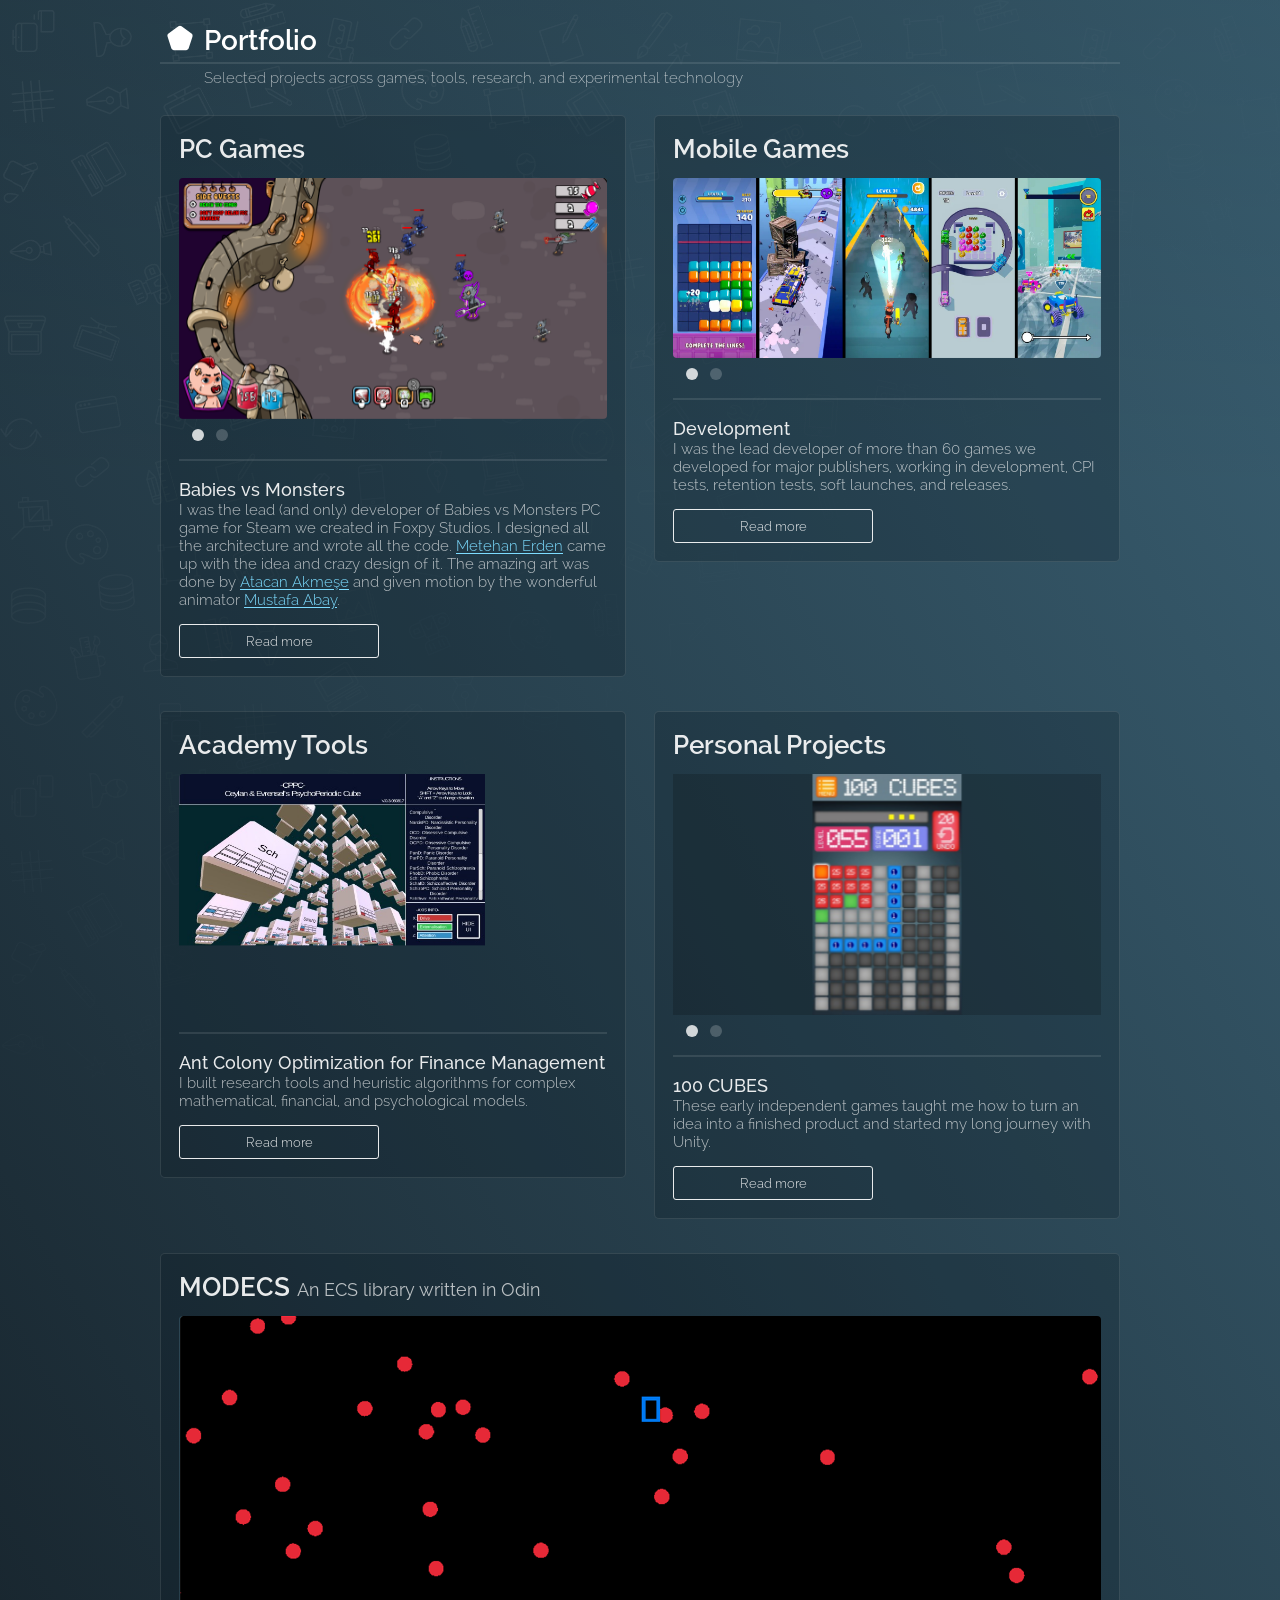
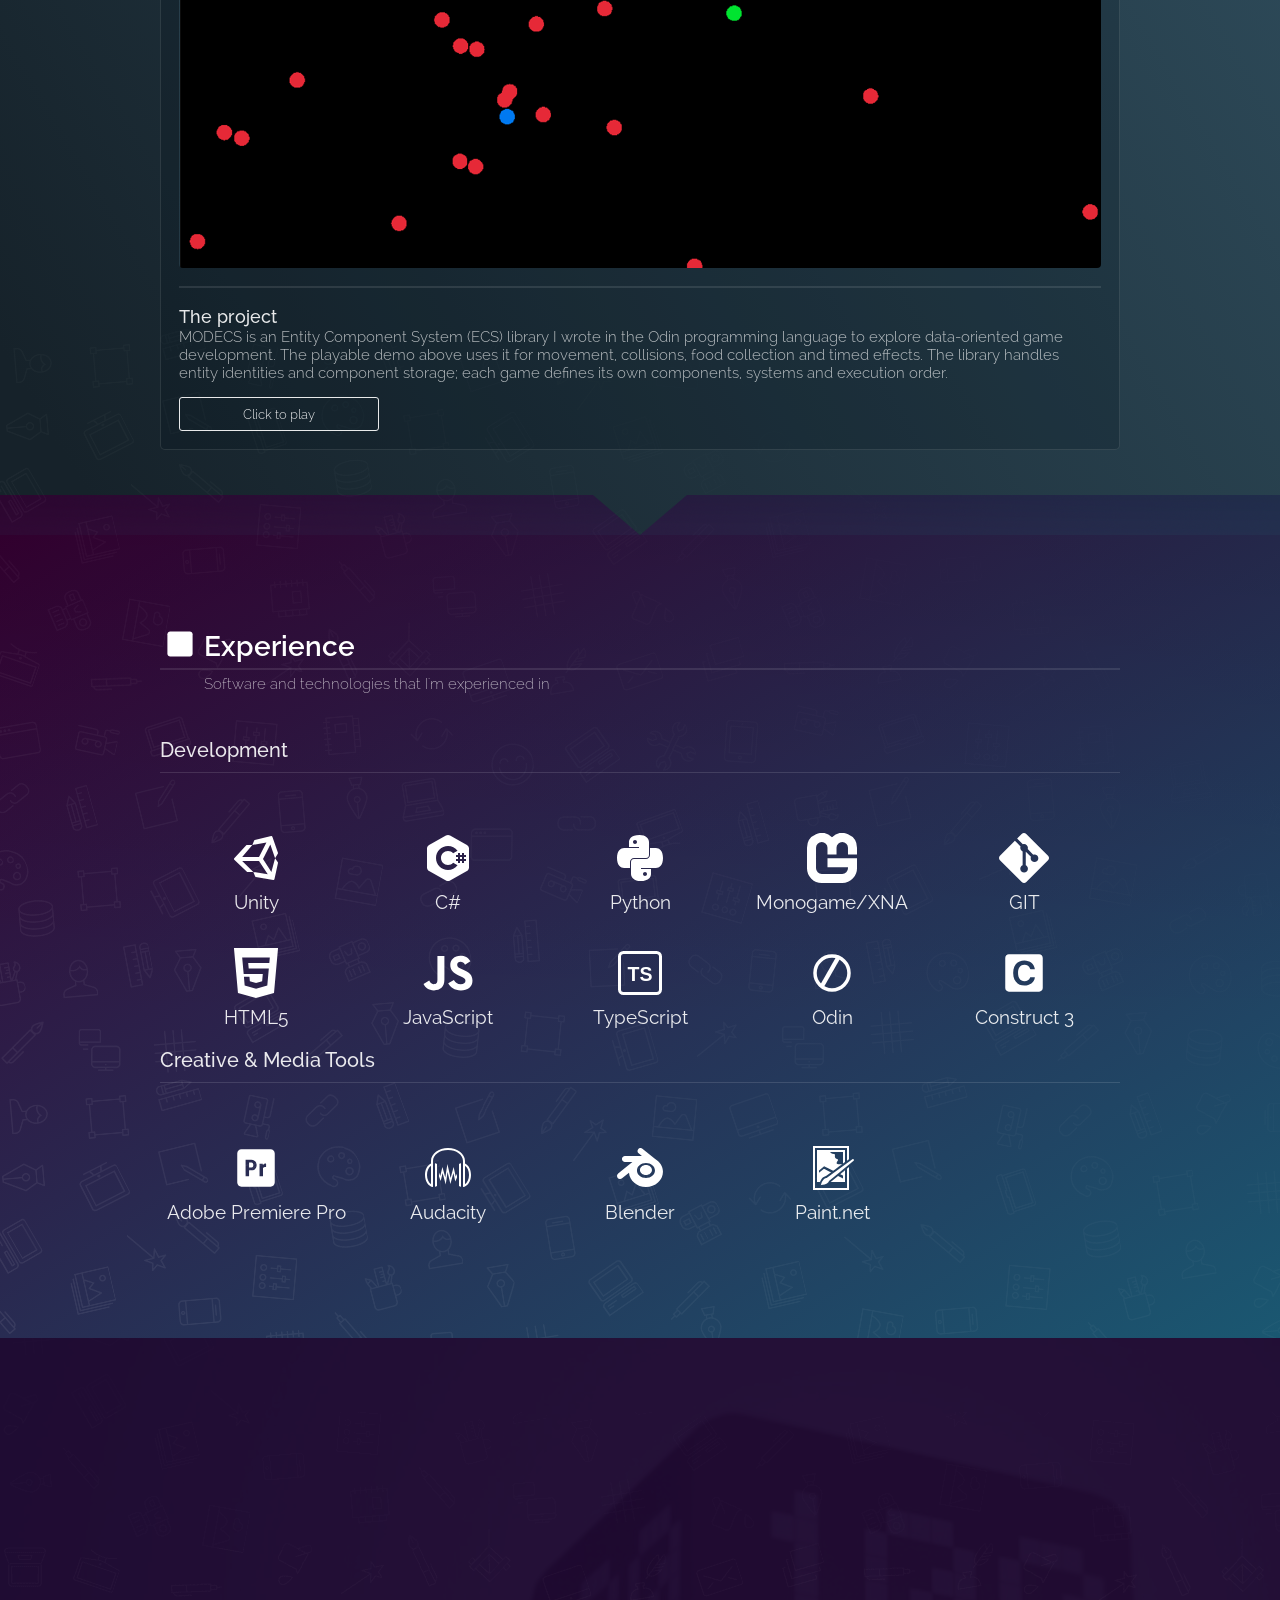
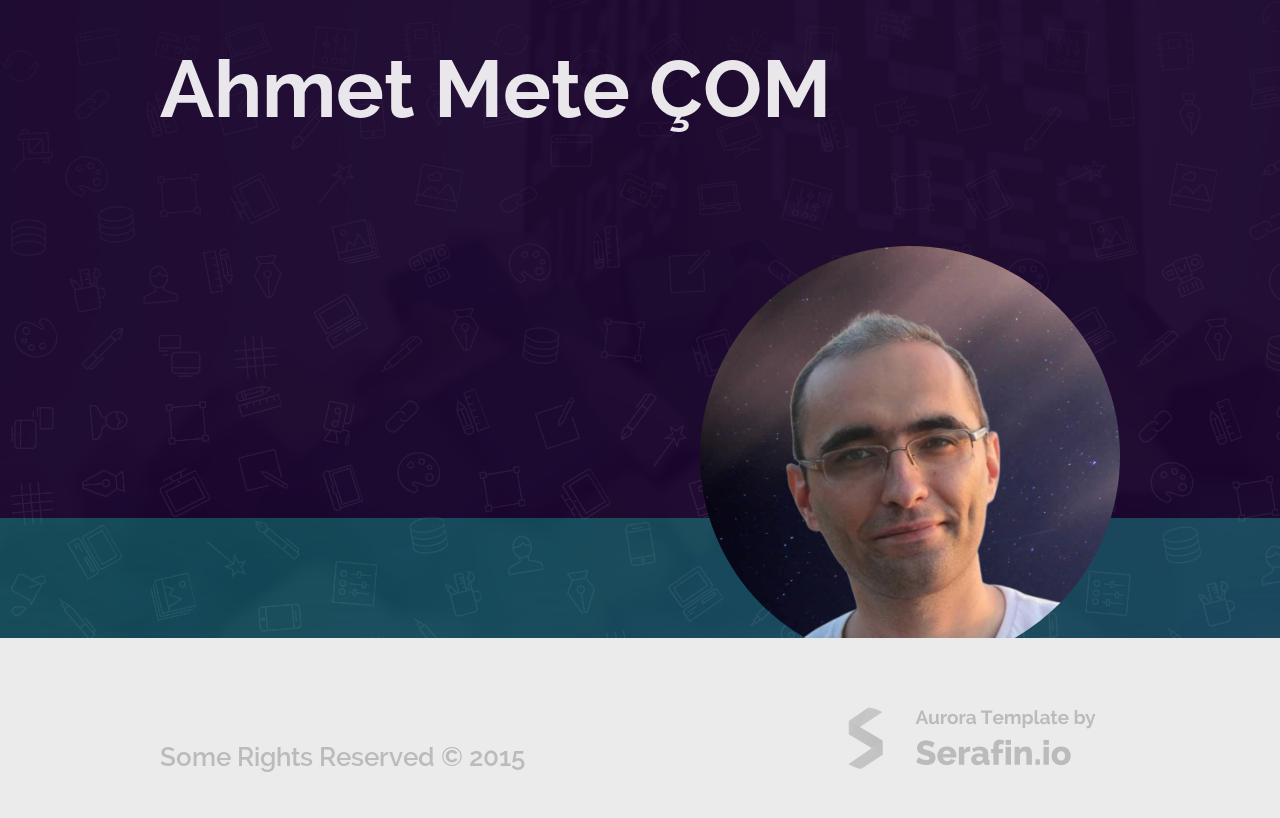
<file: index.html>
<!DOCTYPE html><html lang="en">

<head>
	<!-- Basic informations -->
	<meta charset="utf-8">
	<meta name="viewport" content="width=device-width, initial-scale=1.0">
	<meta http-equiv="X-UA-Compatible" content="IE=edge">

	<!-- Site informations -->
	<title>Ahmet Mete ÇOM</title>
	<meta name="author" content="Ahmet Mete ÇOM">
	<meta name="description" content="Ahmet Mete ÇOM's developer portfolio.">

	<!-- Open Graph -->
	<meta property="og:title" content="Ahmet Mete ÇOM">
	<meta property="og:description" content="Ahmet Mete ÇOM's developer portfolio.">
	<meta property="og:url" content="www.ahmetmete.com">
	<!--<meta property="og:image" content="http://serafin.io/aurora-template/content/og_image.png">-->

	<!-- Twitter Card -->
	<!--
	<meta name="twitter:title" content="">
	<meta name="twitter:description" content="">
	<meta name="twitter:domain" content="">
	<meta name="twitter:image:src" content="">
	<meta name="twitter:site" content="">
	<meta name="twitter:creator" content="">
	<meta name="twitter:card" content="">
	-->

	<!-- Favicon -->
	<link rel="apple-touch-icon" sizes="180x180" href="style/favicon/apple-touch-icon-180x180.png">
	<link rel="apple-touch-icon" sizes="152x152" href="style/favicon/apple-touch-icon-152x152.png">
	<link rel="apple-touch-icon" sizes="144x144" href="style/favicon/apple-touch-icon-144x144.png">
	<link rel="apple-touch-icon" sizes="120x120" href="style/favicon/apple-touch-icon-120x120.png">
	<link rel="apple-touch-icon" sizes="114x114" href="style/favicon/apple-touch-icon-114x114.png">
	<link rel="apple-touch-icon" sizes="57x57" href="style/favicon/apple-touch-icon-57x57.png">
	<link rel="apple-touch-icon" sizes="72x72" href="style/favicon/apple-touch-icon-72x72.png">
	<link rel="apple-touch-icon" sizes="60x60" href="style/favicon/apple-touch-icon-60x60.png">
	<link rel="apple-touch-icon" sizes="76x76" href="style/favicon/apple-touch-icon-76x76.png">
	<link rel="icon" type="image/png" href="style/favicon/favicon-192x192.png" sizes="192x192">
	<link rel="icon" type="image/png" href="style/favicon/favicon-160x160.png" sizes="160x160">
	<link rel="icon" type="image/png" href="style/favicon/favicon-96x96.png" sizes="96x96">
	<link rel="icon" type="image/png" href="style/favicon/favicon-16x16.png" sizes="16x16">
	<link rel="icon" type="image/png" href="style/favicon/favicon-32x32.png" sizes="32x32">
	<meta name="msapplication-TileColor" content="#da532c">
	<meta name="msapplication-TileImage" content="style/favicon/mstile-144x144.png">
	<meta name="msapplication-config" content="style/favicon/browserconfig.xml">
	<link rel="shortcut icon" href="style/favicon/favicon-32x32.png">

	<!-- Fonts -->
	<link href="style/fonts/webfont-raleway/webfont-raleway.css" rel="stylesheet" type="text/css">
	<link href="style/fonts/webfont-font-awesome/css/font-awesome.css" rel="stylesheet" type="text/css">

	<!-- Stylesheets -->
	<link href="style/css/global.css?v=20261128-1" type="text/css" rel="stylesheet" media="all">

	<!-- Scripts preload -->
	<!--[if lt IE 9]><script src="style/js/html5shiv.js"></script><![endif]-->
</head>

<body>






	<!-- Some Helper Stuff -->
	<div id="start" class="start">&nbsp;</div>
	<div class="maxwidth1050">&nbsp;</div>







	<!-- Header -->
	<header class="header" hidden>
		<div class="header__wrapper">
			<div class="header__hamburger">
				<div class="header__hamburger-block">&nbsp;</div>
				<div class="header__hamburger-block">&nbsp;</div>
				<div class="header__hamburger-block">&nbsp;</div>
			</div>
			<nav class="header__navigation">
				<a href="#realizations" class="js-smooth-scroll">
					<div class="header__navigation-element  header__navigation-element--realizations">Portfolio...</div>
				</a>
				<a href="#experience" class="js-smooth-scroll">
					<div class="header__navigation-element  header__navigation-element--experience">Skills...</div>
				</a>
				<a href="#hero" class="js-smooth-scroll">
					<div class="header__navigation-element">About me...</div>
				</a>
			</nav>

			<a href="#start" class="header__title-wrapper  js-smooth-scroll">
				<div class="header__title-main">Menu</div>
				<div class="header__title-sub">Or just scroll...</div>
			</a>

		</div>
	</header>
	<!-- End Header -->








	<!-- First Fixed "Hero" Section -->
	<section id="hero" class="hero">
		<div class="hero__background">&nbsp;</div>
		<div class="hero__gradient">&nbsp;</div>
		<div class="hero__pattern">&nbsp;</div>
		<div class="hero__content">
			<div class="hero__content-wrapper">
				<div class="hero__title-wrapper">
					<div class="hero__title-large"><br>Ahmet Mete ÇOM</div>
					<!--<div class="hero__title-small">private void ( )</div>-->
				</div>
				<div class="hero__photo-wrapper">
					<div class="hero__photo">
						<!--<div class="hero__hat">&nbsp;</div>-->
					</div>
				</div>
				<div class="hero__social-links">
					<a href="https://www.linkedin.com/in/ahmet-mete-%C3%A7om/" target="_blank" rel="noopener" aria-label="LinkedIn profile"><i class="fa fa-linkedin" aria-hidden="true"></i></a>
					<a href="https://github.com/windwalkerranger" target="_blank" rel="noopener" aria-label="GitHub profile"><i class="fa fa-github" aria-hidden="true"></i></a>
				</div>
				<!--div class="hero__call-to-action">
					<a href="https://goo.gl/lp9Gd6" target="_blank" class="hero__button  ghost-button  ghost-button--hero">Download Template &nbsp; <i class="fa fa-download"></i></a>
					<a href="http://serafin.io/?utm_source=Aurora-Template&utm_medium=Hero-Alt-Button&utm_campaign=Freebie" target="_blank" class="hero__alt-button">...or find out more about me.</a>
				</div>-->
			</div>
		</div>
	</section>
	<!-- End First Fixed "Hero" Section -->















	<!-- Scrollable Content -->
	<div class="content">

		<!-- "Experience" Section -->
		<section id="experience" class="experience">
			<div class="experience__hollow-arrow">&nbsp;</div>
			<div class="experience__wrapper">
				<div class="section-header">
					<div class="section-header__title  section-header__title--experience">Experience</div>
					<div class="section-header__subtitle">Software and technologies that I'm experienced in</div>
				</div>
				<div class="experience__group-title">Development</div>
				<div class="experience__icons-wrapper">
					<div class="experience__icon  experience__icon--unity">
						<div class="experience__icon-description">Unity</div>
					</div>
					<div class="experience__icon  experience__icon--csharp">
						<div class="experience__icon-description">C#</div>
					</div>
					<div class="experience__icon  experience__icon--python">
						<div class="experience__icon-description">Python</div>
					</div>
					<div class="experience__icon  experience__icon--monogame">
						<div class="experience__icon-description">Monogame/XNA</div>
					</div>
					<div class="experience__icon  experience__icon--git">
						<div class="experience__icon-description">GIT</div>
					</div>
					<div class="experience__icon  experience__icon--html5">
						<div class="experience__icon-description">HTML5</div>
					</div>
					<!-- Disabled skill: CSS3
					<div class="experience__icon  experience__icon--css3">
						<div class="experience__icon-description">CSS3</div>
					</div>
					-->
					<div class="experience__icon  experience__icon--javascript">
						<div class="experience__icon-description">JavaScript</div>
					</div>
					<div class="experience__icon  experience__icon--typescript">
						<div class="experience__icon-description">TypeScript</div>
					</div>
					<div class="experience__icon  experience__icon--odin">
						<div class="experience__icon-description">Odin</div>
					</div>
					<!--<div class="experience__icon  experience__icon--jquery">
						<div class="experience__icon-description">jQuery</div>
					</div>-->
					<div class="experience__icon  experience__icon--construct">
						<div class="experience__icon-description">Construct 3</div>
					</div>
					<!-- Disabled skill: WordPress
					<div class="experience__icon  experience__icon--wordpress">
						<div class="experience__icon-description">WordPress</div>
					</div>
					-->
				</div>
				<div class="experience__group-title">Creative &amp; Media Tools</div>
				<div class="experience__icons-wrapper">
					<div class="experience__icon  experience__icon--premiere">
						<div class="experience__icon-description">Adobe Premiere Pro</div>
					</div>
					<div class="experience__icon  experience__icon--audacity">
						<div class="experience__icon-description">Audacity</div>
					</div>
					<div class="experience__icon  experience__icon--blender">
						<div class="experience__icon-description">Blender</div>
					</div>
					<div class="experience__icon  experience__icon--paintnet">
						<div class="experience__icon-description">Paint.net</div>
					</div>
				</div>
			</div>
		</section>
		<!-- End "Experience" Section -->

		<!-- "Features" Section 
		<section id="features" class="features">
			<div class="features__wrapper">
				<div class="section-header">
					<div class="section-header__title  section-header__title--features">I Provide Websites...</div>
					<div class="section-header__subtitle">I try my best to fulfill these points for the greatest possible customer satisfaction</div>
				</div>
				<div class="features__elements-wrapper">
					<div class="features__element">
						<div class="features__image  features__image--mobile">&nbsp;</div>
						<div class="features__text">
							<div class="features__title">Responsive and Mobile Friendly</div>
							<div class="features__description">Lorem ipsum dolor sit amet, consectetur adipisicing elit. Accusamus ducimus, nemo corrupti voluptas ea! Placeat quidem magnam.</div>
						</div>
					</div>
					<div class="features__element">
						<div class="features__image  features__image--newest">&nbsp;</div>
						<div class="features__text">
							<div class="features__title">Made with Newest Technologies</div>
							<div class="features__description">Lorem ipsum dolor sit amet, consectetur adipisicing elit.</div>
						</div>
					</div>
					<div class="features__element">
						<div class="features__image  features__image--intuitive">&nbsp;</div>
						<div class="features__text">
							<div class="features__title">Visually Attractive and Intuitive</div>
							<div class="features__description">Lorem ipsum dolor sit amet, consectetur adipisicing elit. Accusamus ducimus, nemo corrupti voluptas ea.</div>
						</div>
					</div>
					<div class="features__element">
						<div class="features__image  features__image--browsers">&nbsp;</div>
						<div class="features__text">
							<div class="features__title">Compatible with Every Browser</div>
							<div class="features__description">Lorem ipsum dolor sit amet, consectetur adipisicing elit. Accusamus ducimus, nemo corrupti voluptas ea! Placeat quidem magnam, natus est eos fugit doloremque dolorum.</div>
						</div>
					</div>
					<div class="features__element">
						<div class="features__image  features__image--clients">&nbsp;</div>
						<div class="features__text">
							<div class="features__title">Unique for Every Client</div>
							<div class="features__description">Lorem ipsum dolor sit amet, consectetur adipisicing elit. Accusamus ducimus, nemo corrupti voluptas ea! Placeat quidem magnam.</div>
						</div>
					</div>
					<div class="features__element">
						<div class="features__image  features__image--fast">&nbsp;</div>
						<div class="features__text">
							<div class="features__title">Fast and Performant</div>
							<div class="features__description">Lorem ipsum dolor sit amet, consectetur adipisicing elit. Accusamus ducimus, nemo corrupti voluptas ea placeat quidem.</div>
						</div>
					</div>
					<div class="features__element">
						<div class="features__image  features__image--seo">&nbsp;</div>
						<div class="features__text">
							<div class="features__title">Search Engine Friendly</div>
							<div class="features__description">Lorem ipsum dolor sit amet, consectetur adipisicing elit. Accusamus ducimus, nemo corrupti.</div>
						</div>
					</div>
					<div class="features__element">
						<div class="features__image  features__image--secure">&nbsp;</div>
						<div class="features__text">
							<div class="features__title">Secure</div>
							<div class="features__description">Lorem ipsum dolor sit amet, consectetur adipisicing elit. Accusamus ducimus, nemo corrupti voluptas ea! Placeat quidem magnam, natus.</div>
						</div>
					</div>
					<div class="features__element">
						<div class="features__image  features__image--semantic">&nbsp;</div>
						<div class="features__text">
							<div class="features__title">Semantic</div>
							<div class="features__description">Lorem ipsum dolor sit amet, consectetur adipisicing elit. Accusamus ducimus, nemo corrupti voluptas ea! Placeat quidem magnam, natus est eos fugit doloremque.</div>
						</div>
					</div>
					<div class="features__element">
						<div class="features__image  features__image--sourcefiles">&nbsp;</div>
						<div class="features__text">
							<div class="features__title">Provided with Source Code</div>
							<div class="features__description">Lorem ipsum dolor sit amet, consectetur adipisicing elit. Accusamus ducimus, nemo corrupti voluptas ea.</div>
						</div>
					</div>
				</div>
			</div>
		</section>-->

		<!-- "Realizations" Section - With Projects -->
		<section id="realizations" class="realizations">
			<div class="realizations__wrapper">

				<div class="section-header">
					<div class="section-header__title  section-header__title--realizations">Portfolio</div>
					<div class="section-header__subtitle">Selected projects across games, tools, research, and experimental technology</div>
				</div>

				<div class="showcase">
					<div class="showcase__thumbnails-wrapper">

						<!-- normal -->
						<img data-project="p1" class="showcase__thumb  showcase__thumb--first  showcase__thumb--active" src="content/bvmLogo.png">
						<img data-project="p2" class="showcase__thumb" src="content/mobilegames.png">
						<img data-project="p3" class="showcase__thumb" src="content/academics.png">
						<img data-project="p4" class="showcase__thumb" src="content/100cubes.png">
						<button type="button" data-project="p5" class="showcase__thumb showcase__thumb--modecs" aria-label="MODECS: playable Odin ECS demo">MODECS<span>Odin ECS</span></button>

						<!-- blank template
						<div data-project="p5" class="showcase__thumb  showcase__thumb--blank">&nbsp;</div>
						 -->

					</div>



					<div class="showcase__stage-wrapper">

						<!-- project 1 -->
						<div data-project="p1" class="showcase__stage  showcase__stage--active">
							<div class="showcase__title">PC Games</div>
							<div class="showcase__slider">
								<ul class="rslides">

									<li>
										<img src="content/bvmss9.png">
									</li>

									<li>
										<img src="content/bvmss4.png">
									</li>

								</ul>
							</div>
							<div class="showcase__divider" aria-hidden="true"></div>
							<div class="showcase__infos-wrapper">
								<div class="showcase__point">
									<div class="showcase__point-title">Babies vs Monsters</div>
									<div class="showcase__point-description">
										I was the lead (and only) developer of Babies vs Monsters PC game for Steam we created in Foxpy Studios. I designed all the architecture and wrote all the code. <a class="showcase__credit-link" href="https://www.linkedin.com/in/mthnrdn/" target="_blank" rel="noopener noreferrer">Metehan Erden</a> came up with the idea and crazy design of it. The amazing art was done by <a class="showcase__credit-link" href="https://www.artstation.com/atacanakmese" target="_blank" rel="noopener noreferrer">Atacan Akmeşe</a> and given motion by the wonderful animator <a class="showcase__credit-link" href="https://www.linkedin.com/in/mmabay/" target="_blank" rel="noopener noreferrer">Mustafa Abay</a>.
									</div>
								</div>
								<!--<div class="showcase__point">
									<div class="showcase__point-title">Technologies Used</div>
									<div class="showcase__point-description">
										C#, Git, Unity, HLSL
									</div>
								</div>-->


								<div class="showcase__point">
									<div class="showcase__point-title">Details</div>
									<div class="showcase__point-details-excerpt">
										BvM is a 2D top down rpg/bullet heaven game. It has many complex rpg elements like different characters, feats, items and temporary status effects. <br> The player fights against hundreds of enemies, sometimes all at once, and then shops for better items or upgrades magical skills. Thousands of character build combinations are possible, some of which are hopefully good enough to fight crazy bosses that come at the end of each chapter!<br><br> 
										Making BvM was both a challenge and a great learning experience. The large number of complex systems working together required a solid data oriented approach. Limited production time required heavy use of custom inspectors and editors to help the designers iterate quickly. I used factory, decorator and observer patterns to get it all going and to make it future-proof. 
										<!--<span class="showcase__ellipsis"></span><span class="showcase__readmore">more</span>-->
									</div>

									<!--<div class="showcase__point-details-full">
										<span class="showcase__readless">less</span>
									</div>-->
								</div>


								<a href="projects/pc-games.html" class="showcase__button  ghost-button  ghost-button--realizations">Read more</a>
							</div>
						</div>

						<!-- project 2 -->
						<div data-project="p2" class="showcase__stage">
							<div class="showcase__title">Mobile Games</div>
							<div class="showcase__slider">
								<ul class="rslides">

									<li>
										<img src="content/mobileprojects.jpg">
									</li>

									<li>
										<img src="content/mobileprojects2.jpg">
									</li>
								</ul>
							</div>
							<div class="showcase__divider" aria-hidden="true"></div>
							<div class="showcase__infos-wrapper">
								<div class="showcase__point">
									<div class="showcase__point-title">Development</div>
									<div class="showcase__point-description">
										I was the lead developer of more than 60 games we developed for major publishers, working in development, CPI tests, retention tests, soft launches, and releases.
									</div>
								</div>
								<div class="showcase__point">
									<div class="showcase__point-title">Tools</div>
									<div class="showcase__point-details-excerpt">
										I developed tools like FOMOTEM and GRIDRIG to speed up our production and iteration times.<!--<span class="showcase__ellipsis">...</span>-->
										<!--<span class="showcase__readmore">more</span>-->
									</div>
									<div class="showcase__point-details-full">
										ex ea commodo consequat. Duis aute irure dolor in reprehenderit in voluptate velit esse cillum dolore eu fugiat nulla pariatur. Excepteur sint occaecat cupidatat non proident, sunt in culpa qui officia deserunt mollit anim id est laborum.
										<span class="showcase__readless">less</span>
									</div>
								</div>
								<a href="projects/mobile-games.html" class="showcase__button  ghost-button  ghost-button--realizations">Read more</a>
							</div>
						</div>

						<!-- project 3 -->
						<div data-project="p3" class="showcase__stage">
							<div class="showcase__title">Academy Tools</div>
							<div class="showcase__slider">
								<ul class="rslides">
									<li><img src="content/ppcube.png"></li>
								</ul>
							</div>
							<div class="showcase__divider" aria-hidden="true"></div>
							<div class="showcase__infos-wrapper">
								<div class="showcase__point">
									<div class="showcase__point-title">Ant Colony Optimization for Finance Management</div>
									<div class="showcase__point-description">
										I built research tools and heuristic algorithms for complex mathematical, financial, and psychological models.
									</div>
								</div>
								<div class="showcase__point">
									<div class="showcase__point-title">The Psychoperiodic Cube</div>
									<div class="showcase__point-description">
										This fractal-like cube represents the psychological ilnesses as numerical
 values arrayed on a three axes (Drive, Externalization, Attention). This was a webgl
 module written in Unity, where the users could move in three dimensions to fly through
 cubes that represent all currently known and potentially yet to be discovered diseases. It
 was heavily optimized, animated, and had custom canvas tools to display a special
 rendertexture. In addition to developing it, I was also involved in its gamification/design.
									</div>
								</div>
								<a href="projects/academic-tools.html" class="showcase__button  ghost-button  ghost-button--realizations">Read more</a>
							</div>
						</div>

						<!-- project 4 -->
						<div data-project="p4" class="showcase__stage">
							<div class="showcase__title">Personal Projects</div>
							<div class="showcase__slider">
								<ul class="rslides">
									<li><img src="content/small6.png"></li>
									<li><img src="content/ttkbanner.png"></li>
									<!-- YouTube slide temporarily disabled.
									<li>
										<div class="showcase__video">
											<iframe id="taptap-video-player" src="https://www.youtube.com/embed/fyJviAArA4Q?rel=0&amp;enablejsapi=1" title="Taptap Kidnap gameplay" loading="lazy" allow="accelerometer; autoplay; encrypted-media; gyroscope; picture-in-picture" allowfullscreen></iframe>
										</div>
									</li>
									-->
								</ul>
							</div>
							<div class="showcase__divider" aria-hidden="true"></div>
							<div class="showcase__infos-wrapper">
								<div class="showcase__point">
									<div class="showcase__point-title">100 CUBES</div>
									<div class="showcase__point-description">
										These early independent games taught me how to turn an idea into a finished product and started my long journey with Unity.
									</div>
								</div>
								<div class="showcase__point">
									<div class="showcase__point-title">Taptap Kidnap</div>
									<div class="showcase__point-description">
										Taptap Kidnap is a tap-heavy action game where the players try to “tap” waves of kidnap orbs, which aliens use to kidnap the Taptaps: the peaceful little creatures that inhabit the world. However some of the orbs are actually traps: they deploy bombs when tapped. Players must juggle these bombs in the air until they are defused. As the waves progress, the orbs become much faster and numerous, and between the bombs and orbs and other surprises, it quickly becomes one of the most crowdedly hectic (yet crisply 60fps) action pieces ever made for mobile devices. <br> I published it in both iOS and Android in 2015, and it achieved a modest success. I still value it highly because it was the game where I switched to using the Unity Game Engine, which started my long and fruitful career.
									</div>
								</div>
								
								<!-- YouTube gameplay button temporarily disabled.
								<a target="_blank" href="https://www.youtube.com/watch?v=fyJviAArA4Q" class="showcase__button  ghost-button  ghost-button--realizations">Gameplay Video</a>
								-->
								<a href="projects/personal-projects.html" class="showcase__button  ghost-button  ghost-button--realizations">Read more</a>
							</div>
						</div>

						<!-- project 5: MODECS -->
						<div data-project="p5" class="showcase__stage">
						    <div class="showcase__title">MODECS <span class="showcase__title-description">An ECS library written in Odin</span></div>
						    <div class="showcase__slider">
						        <ul class="rslides">
						            <li><img src="content/modecs-preview-1.png" alt="MODECS gameplay with the player dodging red enemies"></li>
						        </ul>
						    </div>
						    <div class="showcase__divider" aria-hidden="true"></div>
						    <div class="showcase__infos-wrapper">
						        <div class="showcase__point">
						            <div class="showcase__point-title">The project</div>
						            <div class="showcase__point-description">
						                MODECS is an Entity Component System (ECS) library I wrote in the Odin programming language to explore data-oriented game development. The playable demo above uses it for movement, collisions, food collection and timed effects. The library handles entity identities and component storage; each game defines its own components, systems and execution order.
						            </div>
						        </div>
						        <div class="showcase__point">
						            <div class="showcase__point-title">How the ECS works</div>
						            <div class="showcase__point-description">
						                Entities are lightweight handles with an index and generation counter, so an old handle can be distinguished from a new entity reusing the same index. Components are plain data stored in generic sparse-set pools: dense arrays keep active data together, while a sparse array maps entity indices to their component slots. Components can be added and removed at runtime, with swap-removal keeping the dense arrays packed.
						            </div>
						        </div>
						        <div class="showcase__point">
						            <div class="showcase__point-title">Systems and lifecycle</div>
						            <div class="showcase__point-description">
						                Systems are ordinary procedures called in an explicit order from the game loop. A movement system, for example, iterates Velocity components and looks up Position components for the same entities. Destruction can be marked during updates and processed afterward, removing components before recycling the entity's index.
						            </div>
						        </div>
						        <div class="showcase__point">
						            <div class="showcase__point-title">Running on this website</div>
						            <div class="showcase__point-description">
						                The Odin game is compiled to WebAssembly and linked with raylib using Emscripten. raylib supplies graphics, input and audio, with WebGL rendering the game in the browser. A small HTML and JavaScript page schedules frames and saves the personal best using localStorage. The game is embedded here and served as static files through GitHub Pages, without a game server.
						            </div>
						        </div>
						        <a href="projects/modecs.html" class="showcase__button ghost-button ghost-button--realizations">Click to play</a>
						    </div>
						</div>


					</div>



				</div>
			</div>
		</section>
		<!-- End "Realizations" Section - With Projects -->































	</div>
	<!-- End Scrollable Content -->

	<!-- Footer -->
	<footer id="footer" class="footer">
		<div class="footer__wrapper">
			<div class="footer__copyright">Some Rights Reserved &copy; 2015</div>
			<a href="http://serafin.io/?utm_source=Aurora-Template&utm_medium=Footer-Image&utm_campaign=Freebie" target="_blank" class="footer__image">&nbsp;</a>
		</div>
	</footer>
	<!-- End Footer -->












	<!-- Scripts postload -->
	<script src="style/js/dependencies.min.js" type="text/javascript"></script>
	<script src="style/js/global.js?v=20261123-1" type="text/javascript"></script>

</body>
</html>
</file>
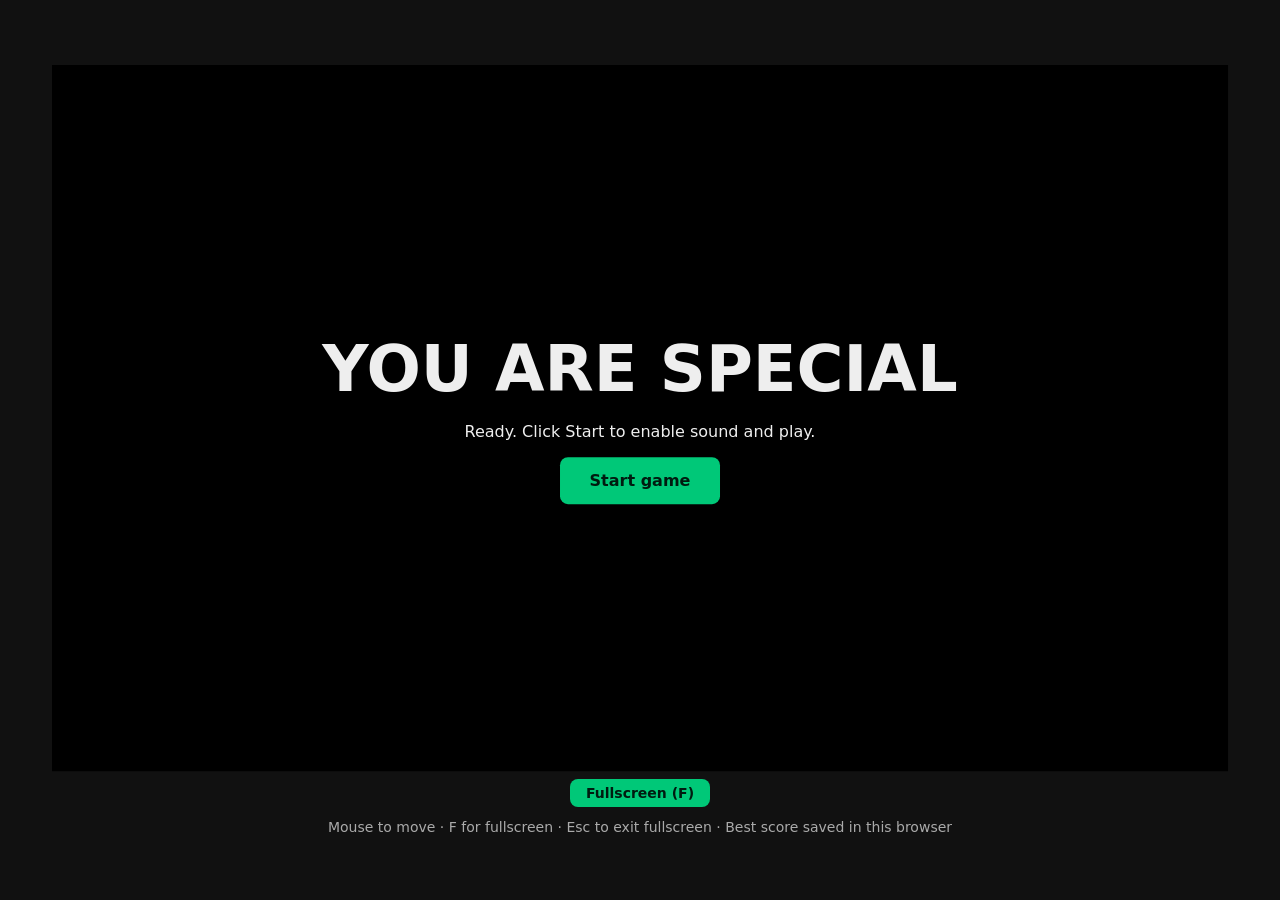
<file: games/modecs/index.html>
<!doctypehtml><html lang=en><head><meta charset=utf-8><meta content="width=device-width,initial-scale=1"name=viewport><meta content="Dodge red balls and eat blue food in MODECS."name=description><title>YOU ARE SPECIAL</title><link href=data:, rel=icon><style>*{box-sizing:border-box}body{margin:0;min-height:100vh;background:#111;color:#eee;font-family:system-ui,sans-serif;display:grid;place-items:center}main{width:min(1200px,100%);padding:12px;text-align:center}.screen{position:relative;background:#000;aspect-ratio:5/3}.canvas-frame{position:absolute;left:50%;top:50%;transform:translate(-50%,-50%);width:100%;height:100%}canvas{display:block;width:100%;height:100%;outline:0}#welcome{position:absolute;inset:0;display:grid;place-content:center;gap:16px;padding:24px;background:#000}#welcome[hidden]{display:none}h1{margin:0;font-size:clamp(32px, 6vw, 64px)}p{margin:0}button{justify-self:center;padding:14px 30px;font:inherit;font-weight:700;background:#00c878;color:#001b10;border:0;border-radius:8px;cursor:pointer}button:disabled{opacity:.5;cursor:wait}.note{margin-top:12px;font-size:14px;color:#aaa}.controls{margin-top:8px}.controls button{padding:6px 16px;font-size:14px}.screen:fullscreen{position:fixed;inset:0;width:100vw;height:100vh;height:100dvh;margin:0;padding:0;overflow:hidden;aspect-ratio:auto}body.embedded{min-height:0;display:block}body.embedded main{width:100%;padding:0}body.embedded .note{display:none}body.embedded .screen{width:min(100%,calc((100vh - 44px) * 5 / 3));margin-inline:auto}body.embedded .screen:fullscreen{width:100vw}</style></head><body><main><div class=screen><div class=canvas-frame><canvas aria-label="MODECS game"height=720 id=canvas oncontextmenu=event.preventDefault() tabindex=0 width=1200></canvas><div id=welcome><h1>YOU ARE SPECIAL</h1><p id=status role=status>Loading game…</p><button id=start type=button disabled>Start game</button></div></div></div><div class=controls><button id=fullscreen type=button>Fullscreen (F)</button></div><p class=note>Mouse to move · F for fullscreen · Esc to exit fullscreen · Best score saved in this browser</p></main><script src=leaderboard.js></script><script src=odin.js></script><script>new URLSearchParams(location.search).has("embed")&&document.body.classList.add("embedded");const canvas=document.getElementById("canvas"),startButton=document.getElementById("start"),status=document.getElementById("status"),welcome=document.getElementById("welcome"),gameScreen=document.querySelector(".screen"),canvasFrame=document.querySelector(".canvas-frame"),fullscreenButton=document.getElementById("fullscreen");function fitGameCanvas(){const e=gameScreen.getBoundingClientRect(),t=Math.min(e.width/1200,e.height/720);canvasFrame.style.width=1200*t+"px",canvasFrame.style.height=720*t+"px"}async function toggleGameFullscreen(){try{document.fullscreenElement?await document.exitFullscreen():await gameScreen.requestFullscreen(),fitGameCanvas(),canvas.focus()}catch(e){console.error(e),fullscreenButton.textContent="Fullscreen unavailable"}}new ResizeObserver(fitGameCanvas).observe(gameScreen),document.addEventListener("fullscreenchange",function(){fitGameCanvas(),requestAnimationFrame(fitGameCanvas)}),window.addEventListener("resize",fitGameCanvas),fitGameCanvas(),fullscreenButton.addEventListener("click",toggleGameFullscreen),document.addEventListener("keydown",function(e){if(!("KeyF"!==e.code||e.repeat||e.ctrlKey||e.altKey||e.metaKey)){if(gameExports?.WebEditingName?.())return;e.preventDefault(),toggleGameFullscreen()}});const memoryInterface=new odin.WasmMemoryInterface;memoryInterface.setIntSize(4);const odinImports=odin.setupDefaultImports(memoryInterface);let gameExports;function resumeGameAudio(){const e=window.miniaudio;if(e){e.unlock();for(const t of e.devices)t&&t.webaudio&&t.webaudio.resume().then(function(){canvas.dataset.audioState=t.webaudio.state}).catch(function(e){console.warn("Game audio needs another click.",e)})}}function showError(e){console.error(e),welcome.hidden=!1,startButton.hidden=!0,status.textContent="The game could not start. Please reload the page."}canvas.addEventListener("pointerdown",resumeGameAudio),canvas.addEventListener("keydown",resumeGameAudio);var Module={canvas:canvas,print:e=>console.log(e),printErr:e=>console.error(e),onAbort:showError,instantiateWasm:function(e,t){const n={...odinImports,...e};return fetch("index.wasm").then(e=>{if(!e.ok)throw new Error("Could not download the game.");return e.arrayBuffer()}).then(e=>WebAssembly.instantiate(e,n)).then(e=>{gameExports=e.instance.exports,memoryInterface.setExports(gameExports),memoryInterface.setMemory(gameExports.memory),t(e.instance)}).catch(showError),{}},onRuntimeInitialized:function(){gameExports._start(),status.textContent="Ready. Click Start to enable sound and play.",startButton.disabled=!1,startButton.addEventListener("click",function(){startButton.disabled=!0;try{gameExports.WebStart(),resumeGameAudio(),fitGameCanvas(),welcome.hidden=!0,canvas.focus(),requestAnimationFrame(function e(){try{document.hidden||gameExports.WebFrame(),requestAnimationFrame(e)}catch(e){showError(e)}})}catch(e){showError(e)}},{once:!0})}}</script><script src=index.js async></script></body></html>
</file>
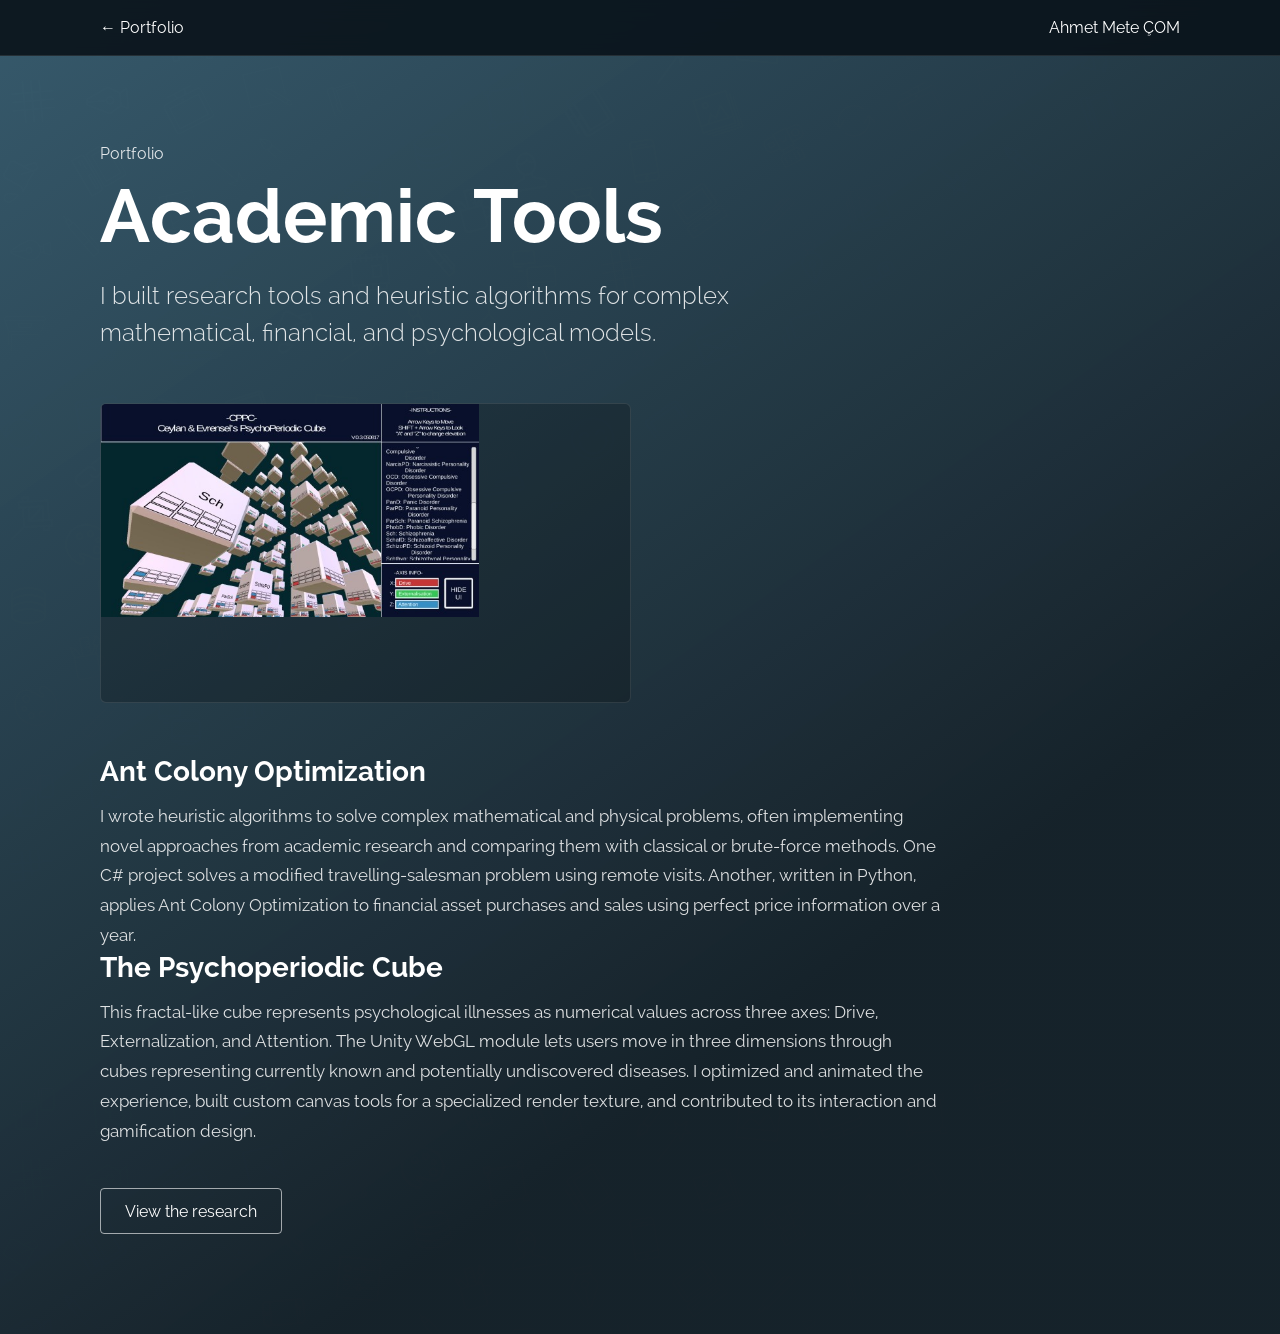
<file: projects/academic-tools.html>
<!doctype html>
<html lang="en">
<head>
  <meta charset="utf-8">
  <meta name="viewport" content="width=device-width, initial-scale=1">
  <title>Academic Tools | Ahmet Mete ÇOM</title>
  <link rel="icon" type="image/png" sizes="32x32" href="../style/favicon/favicon-32x32.png">
  <link rel="icon" type="image/png" sizes="16x16" href="../style/favicon/favicon-16x16.png">
  <link rel="stylesheet" href="../style/fonts/webfont-raleway/webfont-raleway.css">
  <link rel="stylesheet" href="project.css">
</head>
<body>
  <nav class="project-nav"><a href="../index.html#realizations">← Portfolio</a><a href="../index.html">Ahmet Mete ÇOM</a></nav>
  <main class="project-page">
    <header><p class="project-kicker">Portfolio</p><h1>Academic Tools</h1><p class="project-lead">I built research tools and heuristic algorithms for complex mathematical, financial, and psychological models.</p></header>
    <section class="project-media project-media--single"><img src="../content/ppcube.png" alt="The Psychoperiodic Cube visualization"></section>
    <section class="project-copy"><h2>Ant Colony Optimization</h2><p>I wrote heuristic algorithms to solve complex mathematical and physical problems, often implementing novel approaches from academic research and comparing them with classical or brute-force methods. One C# project solves a modified travelling-salesman problem using remote visits. Another, written in Python, applies Ant Colony Optimization to financial asset purchases and sales using perfect price information over a year.</p><h2>The Psychoperiodic Cube</h2><p>This fractal-like cube represents psychological illnesses as numerical values across three axes: Drive, Externalization, and Attention. The Unity WebGL module lets users move in three dimensions through cubes representing currently known and potentially undiscovered diseases. I optimized and animated the experience, built custom canvas tools for a specialized render texture, and contributed to its interaction and gamification design.</p></section>
    <div class="project-actions"><a class="project-button" href="https://pubmed.ncbi.nlm.nih.gov/31010503/" target="_blank" rel="noopener">View the research</a></div>
  </main>
</body>
</html>
</file>
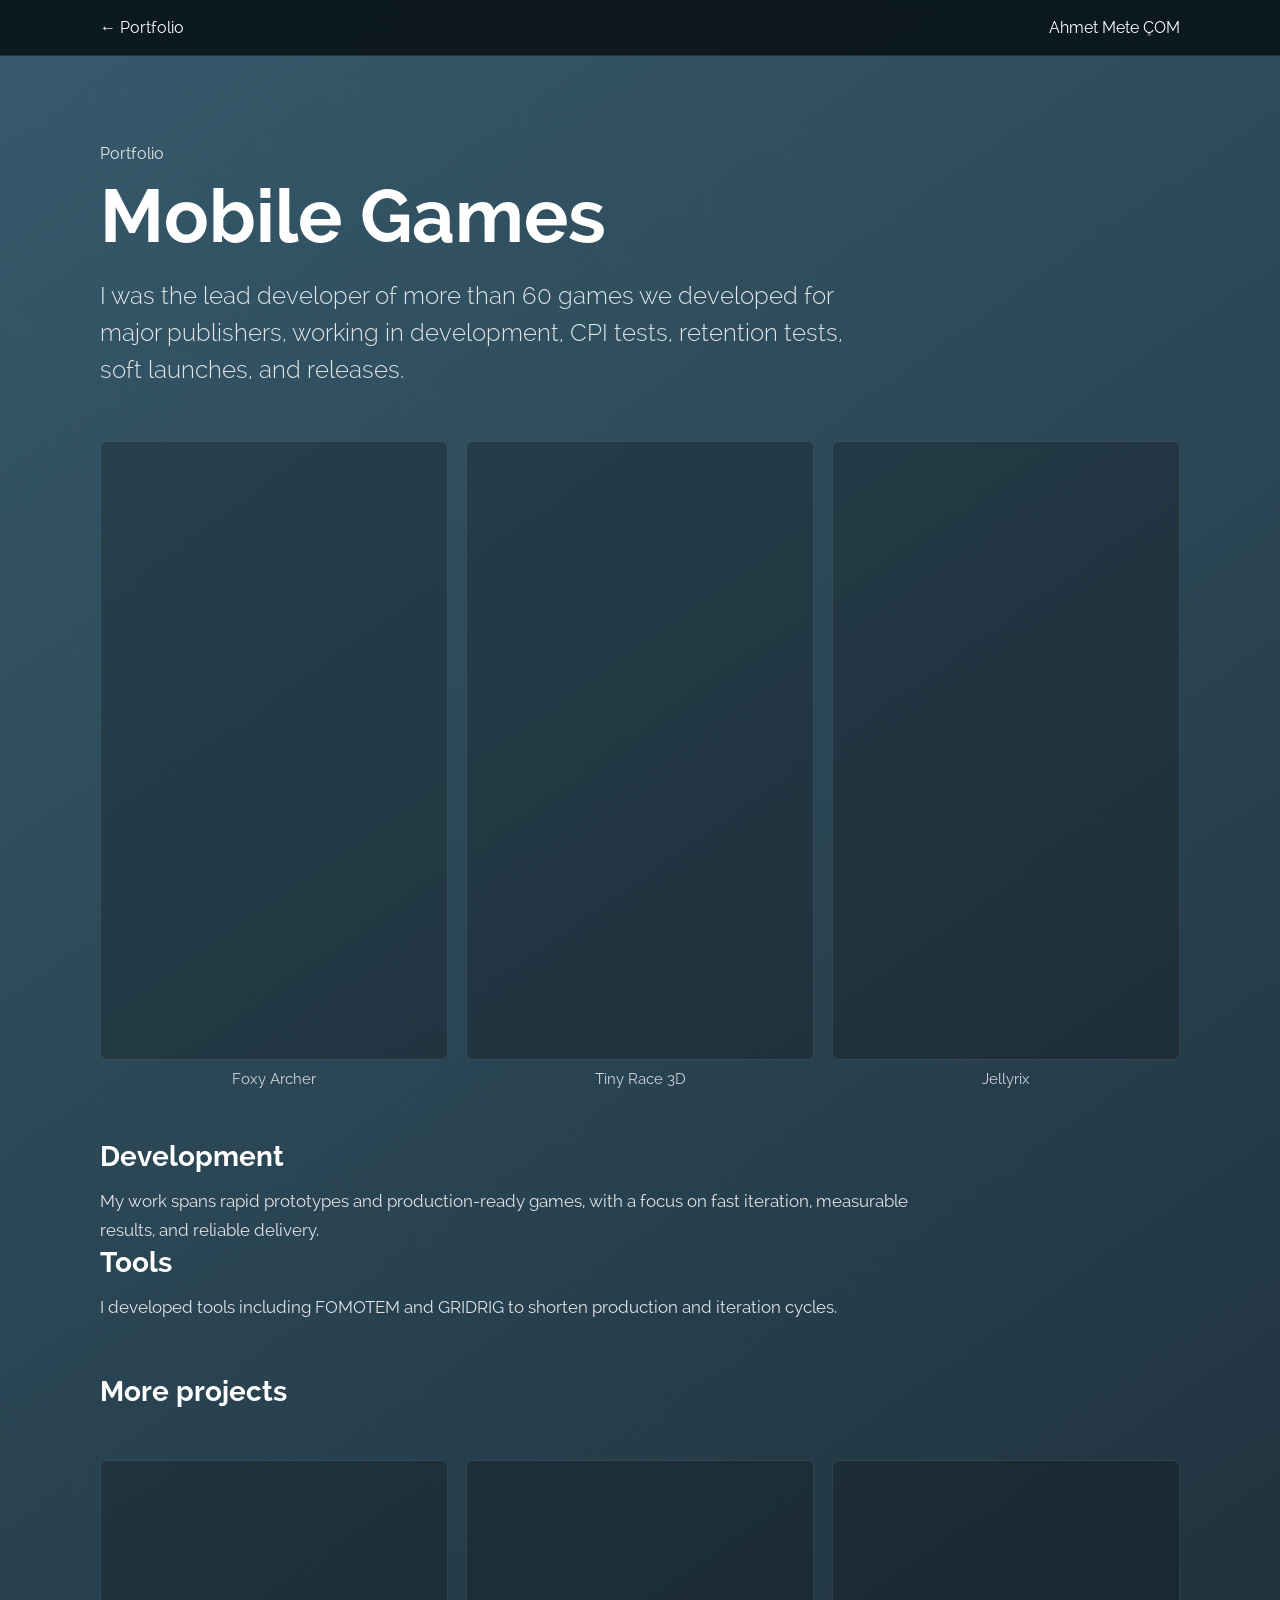
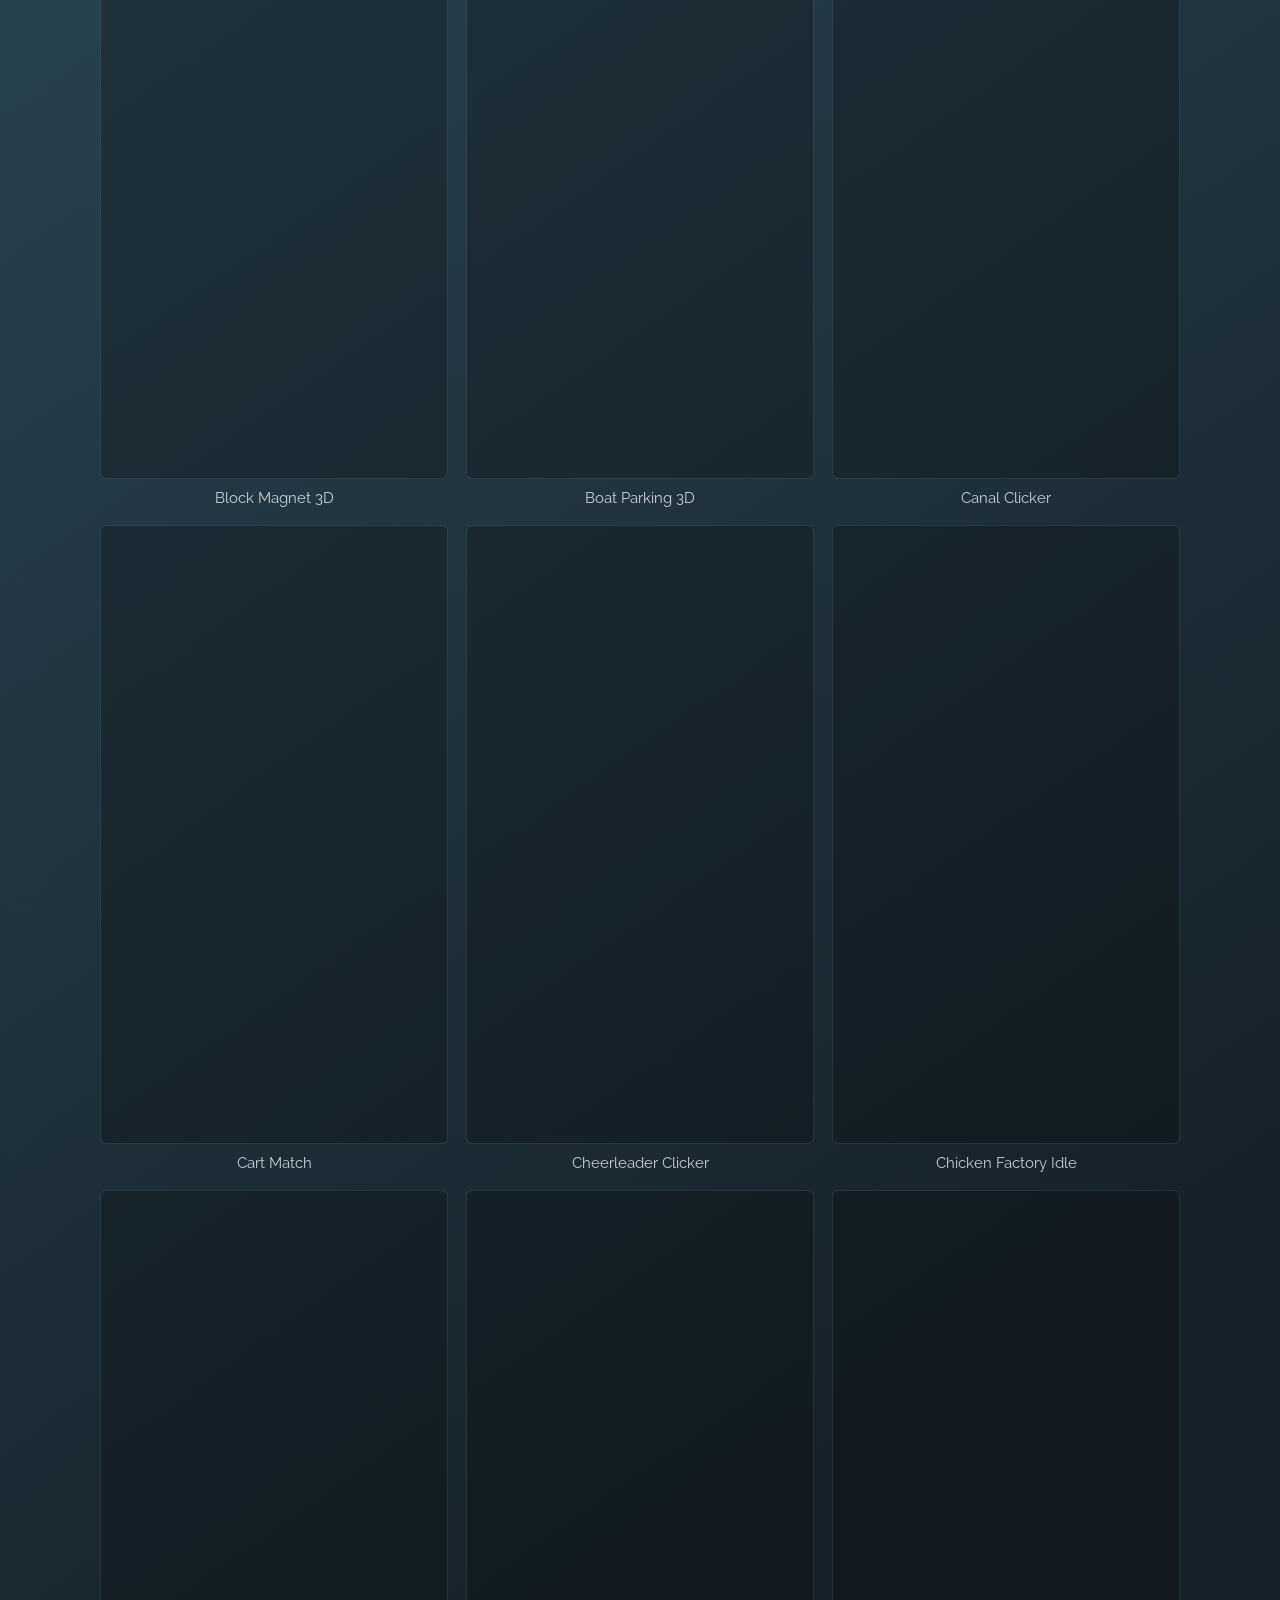
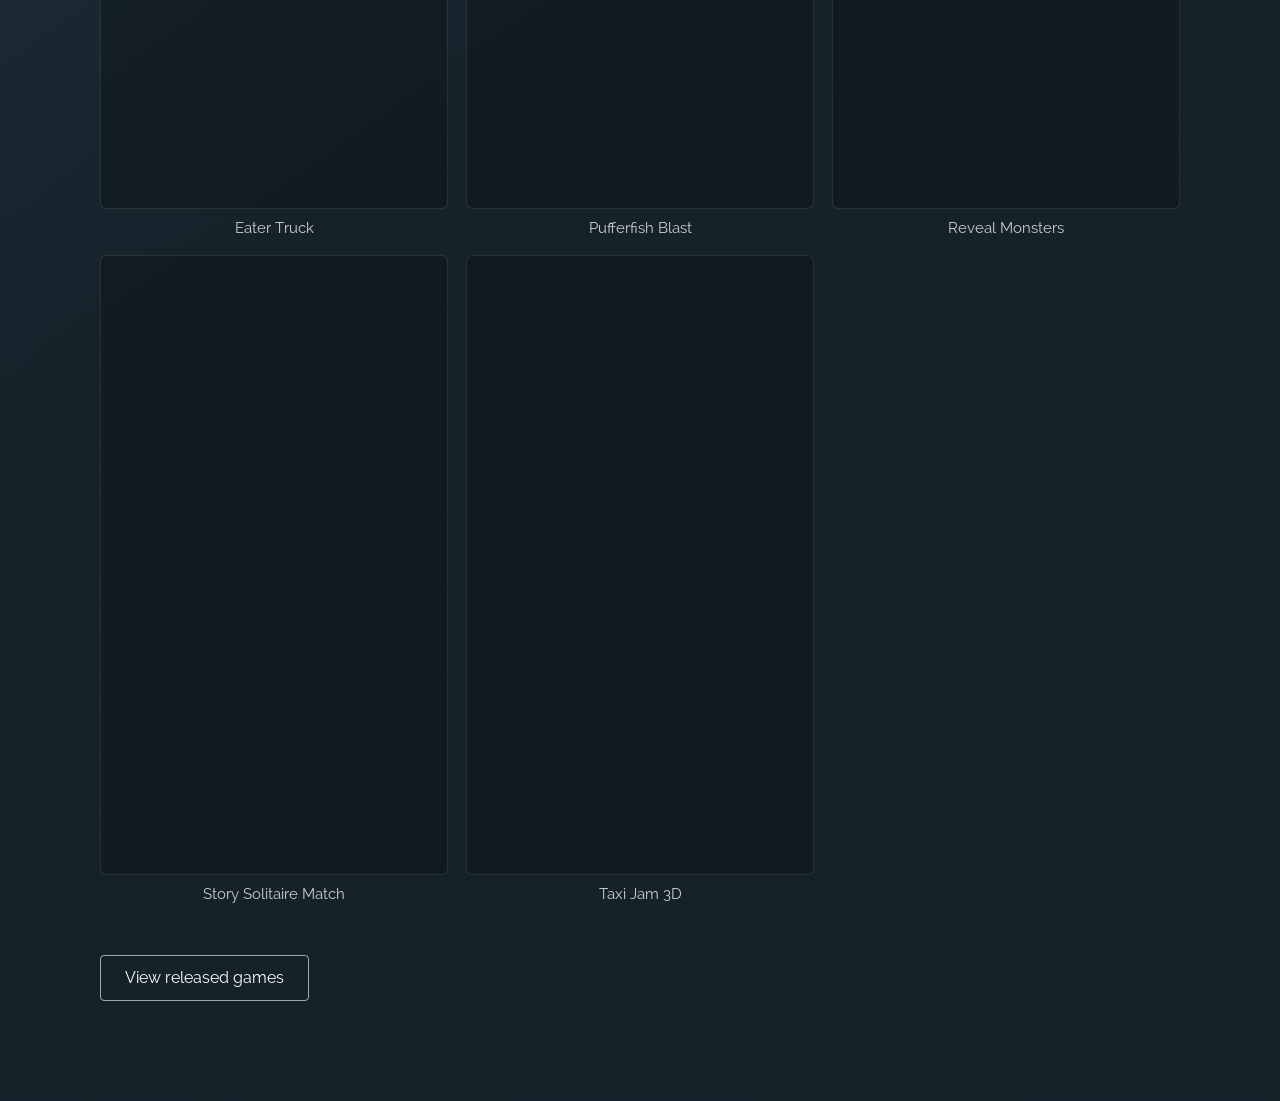
<file: projects/mobile-games.html>
<!doctype html>
<html lang="en">
<head>
  <meta charset="utf-8">
  <meta name="viewport" content="width=device-width, initial-scale=1">
  <title>Mobile Games | Ahmet Mete ÇOM</title>
  <link rel="icon" type="image/png" sizes="32x32" href="../style/favicon/favicon-32x32.png">
  <link rel="icon" type="image/png" sizes="16x16" href="../style/favicon/favicon-16x16.png">
  <link rel="stylesheet" href="../style/fonts/webfont-raleway/webfont-raleway.css">
  <link rel="stylesheet" href="project.css">
</head>
<body>
  <nav class="project-nav"><a href="../index.html#realizations">← Portfolio</a><a href="../index.html">Ahmet Mete ÇOM</a></nav>
  <main class="project-page">
    <header><p class="project-kicker">Portfolio</p><h1>Mobile Games</h1><p class="project-lead">I was the lead developer of more than 60 games we developed for major publishers, working in development, CPI tests, retention tests, soft launches, and releases.</p></header>
    <section class="project-media project-media--videos project-media--featured" aria-label="Featured mobile games">
      <figure><video muted loop playsinline preload="metadata" aria-label="Foxy Archer gameplay"><source src="../content/MobileGames/foxy-archer.mp4" type="video/mp4"></video><figcaption>Foxy Archer</figcaption></figure>
      <figure><video muted loop playsinline preload="metadata" aria-label="Tiny Race 3D gameplay"><source src="../content/MobileGames/tiny-race-3d.mp4" type="video/mp4"></video><figcaption>Tiny Race 3D</figcaption></figure>
      <figure><video muted loop playsinline preload="metadata" aria-label="Jellyrix gameplay"><source src="../content/MobileGames/jellyrix.mp4" type="video/mp4"></video><figcaption>Jellyrix</figcaption></figure>
    </section>
    <section class="project-copy"><h2>Development</h2><p>My work spans rapid prototypes and production-ready games, with a focus on fast iteration, measurable results, and reliable delivery.</p><h2>Tools</h2><p>I developed tools including FOMOTEM and GRIDRIG to shorten production and iteration cycles.</p></section>
    <section class="project-copy project-copy--gallery-heading"><h2>More projects</h2></section>
    <section class="project-media project-media--videos" aria-label="More mobile game projects">
      <figure><video muted loop playsinline preload="metadata" aria-label="Block Magnet 3D gameplay"><source src="../content/MobileGames/block-magnet-3d.mp4" type="video/mp4"></video><figcaption>Block Magnet 3D</figcaption></figure>
      <figure><video muted loop playsinline preload="metadata" aria-label="Boat Parking 3D gameplay"><source src="../content/MobileGames/boat-parking-3d.mp4" type="video/mp4"></video><figcaption>Boat Parking 3D</figcaption></figure>
      <figure><video muted loop playsinline preload="metadata" aria-label="Canal Clicker gameplay"><source src="../content/MobileGames/canal-clicker.mp4" type="video/mp4"></video><figcaption>Canal Clicker</figcaption></figure>
      <figure><video muted loop playsinline preload="metadata" aria-label="Cart Match gameplay"><source src="../content/MobileGames/cart-match.mp4" type="video/mp4"></video><figcaption>Cart Match</figcaption></figure>
      <figure><video muted loop playsinline preload="metadata" aria-label="Cheerleader Clicker gameplay"><source src="../content/MobileGames/cheerleader-clicker.mp4" type="video/mp4"></video><figcaption>Cheerleader Clicker</figcaption></figure>
      <figure><video muted loop playsinline preload="metadata" aria-label="Chicken Factory Idle gameplay"><source src="../content/MobileGames/chicken-factory-idle.mp4" type="video/mp4"></video><figcaption>Chicken Factory Idle</figcaption></figure>
      <figure><video muted loop playsinline preload="metadata" aria-label="Eater Truck gameplay"><source src="../content/MobileGames/eater-truck.mp4" type="video/mp4"></video><figcaption>Eater Truck</figcaption></figure>
      <figure><video muted loop playsinline preload="metadata" aria-label="Pufferfish Blast gameplay"><source src="../content/MobileGames/pufferfish-blast.mp4" type="video/mp4"></video><figcaption>Pufferfish Blast</figcaption></figure>
      <figure><video muted loop playsinline preload="metadata" aria-label="Reveal Monsters gameplay"><source src="../content/MobileGames/reveal-monsters.mp4" type="video/mp4"></video><figcaption>Reveal Monsters</figcaption></figure>
      <figure><video muted loop playsinline preload="metadata" aria-label="Story Solitaire Match gameplay"><source src="../content/MobileGames/story-solitaire-match.mp4" type="video/mp4"></video><figcaption>Story Solitaire Match</figcaption></figure>
      <figure><video muted loop playsinline preload="metadata" aria-label="Taxi Jam 3D gameplay"><source src="../content/MobileGames/taxi-jam-3d.mp4" type="video/mp4"></video><figcaption>Taxi Jam 3D</figcaption></figure>
    </section>
    <div class="project-actions"><a class="project-button" href="https://apps.apple.com/tr/developer/fatih-metehan-erden/id1563567629" target="_blank" rel="noopener">View released games</a></div>
  </main>
  <script>
    const clips = document.querySelectorAll(".project-media--videos video");
    const clipObserver = new IntersectionObserver((entries) => {
      entries.forEach((entry) => {
        if (entry.isIntersecting) {
          entry.target.play().catch(() => {});
        } else {
          entry.target.pause();
        }
      });
    }, { rootMargin: "120px 0px", threshold: 0.1 });
    clips.forEach((clip) => clipObserver.observe(clip));
  </script>
</body>
</html>
</file>
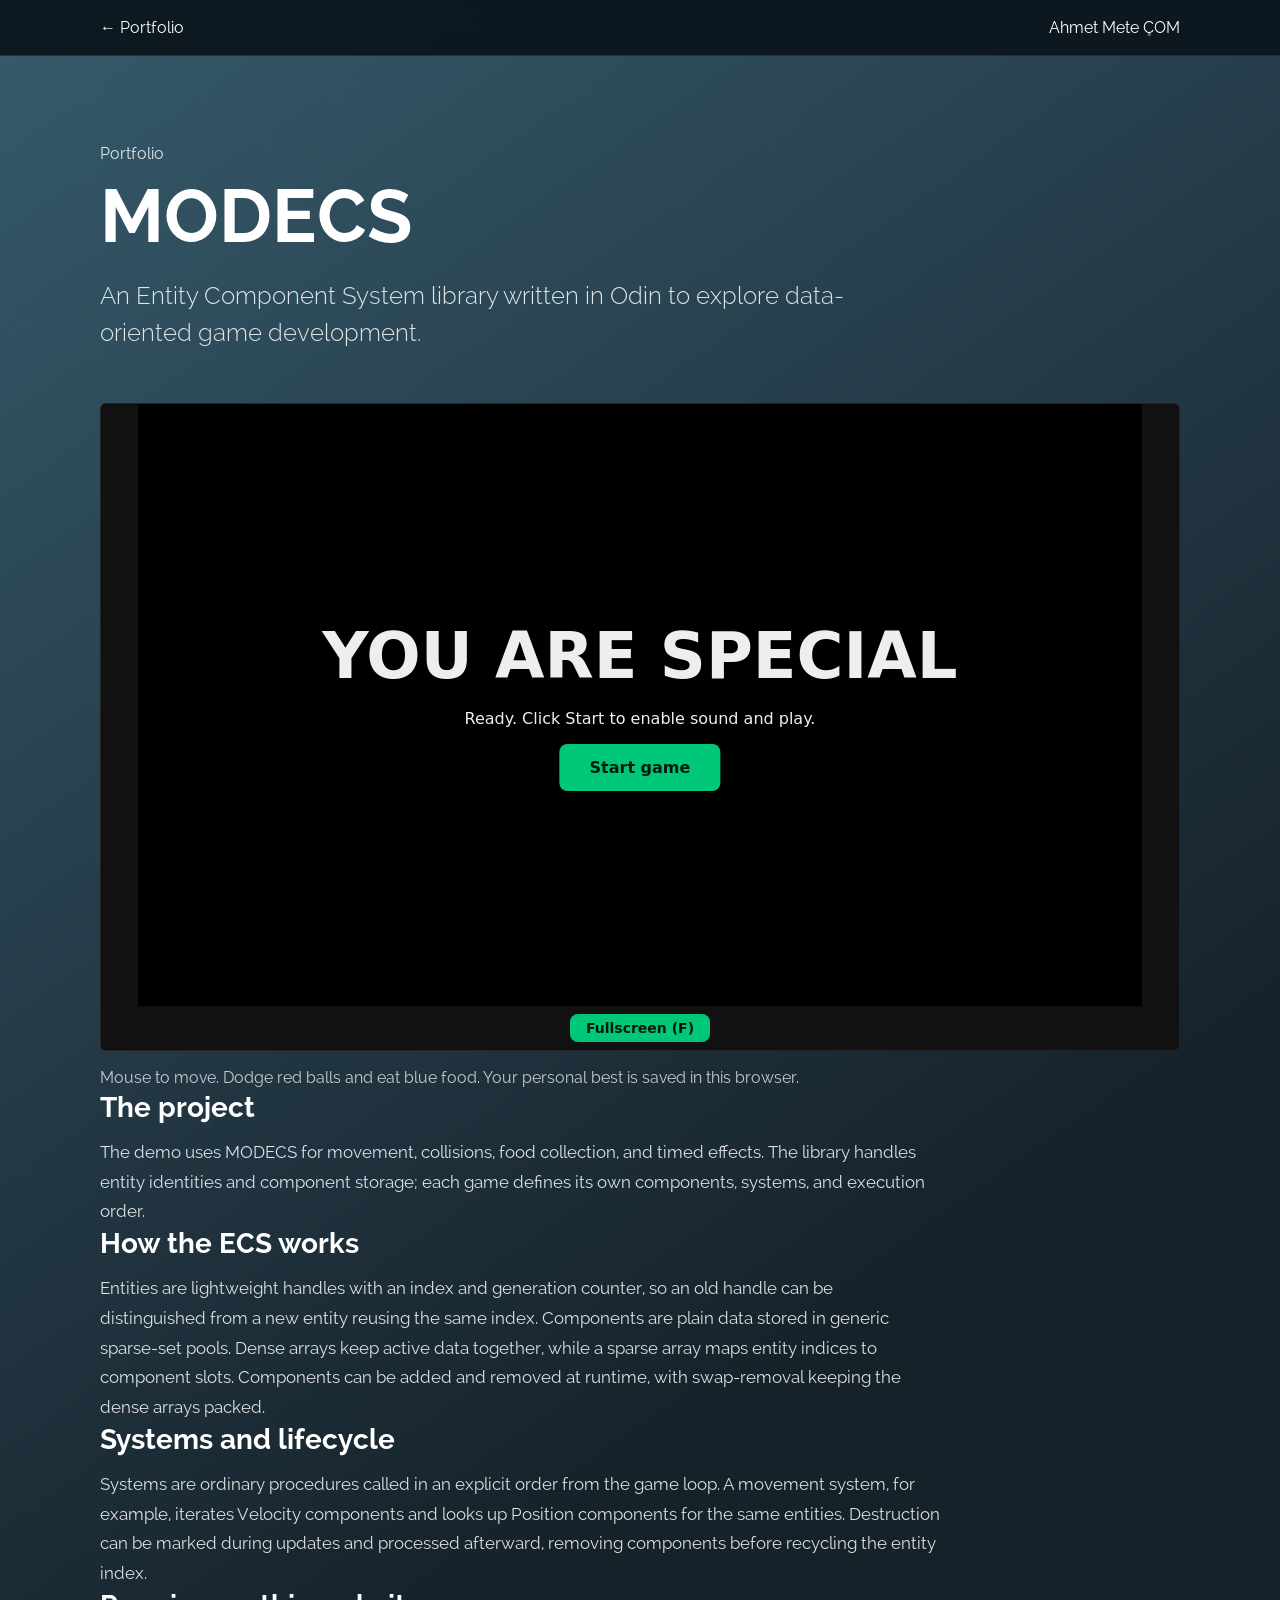
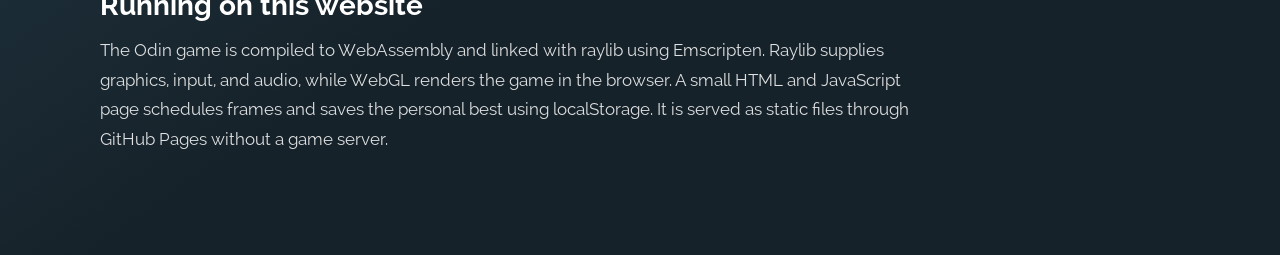
<file: projects/modecs.html>
<!doctype html>
<html lang="en">
<head>
  <meta charset="utf-8">
  <meta name="viewport" content="width=device-width, initial-scale=1">
  <title>MODECS | Ahmet Mete ÇOM</title>
  <link rel="icon" type="image/png" sizes="32x32" href="../style/favicon/favicon-32x32.png">
  <link rel="icon" type="image/png" sizes="16x16" href="../style/favicon/favicon-16x16.png">
  <link rel="stylesheet" href="../style/fonts/webfont-raleway/webfont-raleway.css">
  <link rel="stylesheet" href="project.css">
</head>
<body>
  <nav class="project-nav"><a href="../index.html#realizations">← Portfolio</a><a href="../index.html">Ahmet Mete ÇOM</a></nav>
  <main class="project-page">
    <header><p class="project-kicker">Portfolio</p><h1>MODECS</h1><p class="project-lead">An Entity Component System library written in Odin to explore data-oriented game development.</p></header>
    <section class="project-game"><iframe src="../games/modecs/?embed=1" title="MODECS playable ECS demo" allow="autoplay; fullscreen" allowfullscreen></iframe></section>
    <p class="project-note">Mouse to move. Dodge red balls and eat blue food. Your personal best is saved in this browser.</p>
    <section class="project-copy"><h2>The project</h2><p>The demo uses MODECS for movement, collisions, food collection, and timed effects. The library handles entity identities and component storage; each game defines its own components, systems, and execution order.</p><h2>How the ECS works</h2><p>Entities are lightweight handles with an index and generation counter, so an old handle can be distinguished from a new entity reusing the same index. Components are plain data stored in generic sparse-set pools. Dense arrays keep active data together, while a sparse array maps entity indices to component slots. Components can be added and removed at runtime, with swap-removal keeping the dense arrays packed.</p><h2>Systems and lifecycle</h2><p>Systems are ordinary procedures called in an explicit order from the game loop. A movement system, for example, iterates Velocity components and looks up Position components for the same entities. Destruction can be marked during updates and processed afterward, removing components before recycling the entity index.</p><h2>Running on this website</h2><p>The Odin game is compiled to WebAssembly and linked with raylib using Emscripten. Raylib supplies graphics, input, and audio, while WebGL renders the game in the browser. A small HTML and JavaScript page schedules frames and saves the personal best using localStorage. It is served as static files through GitHub Pages without a game server.</p></section>
    <!-- <div class="project-actions"><a class="project-button" href="https://github.com/windwalkerranger/Modecs" target="_blank" rel="noopener">View source on GitHub</a></div> -->
  </main>
</body>
</html>
</file>
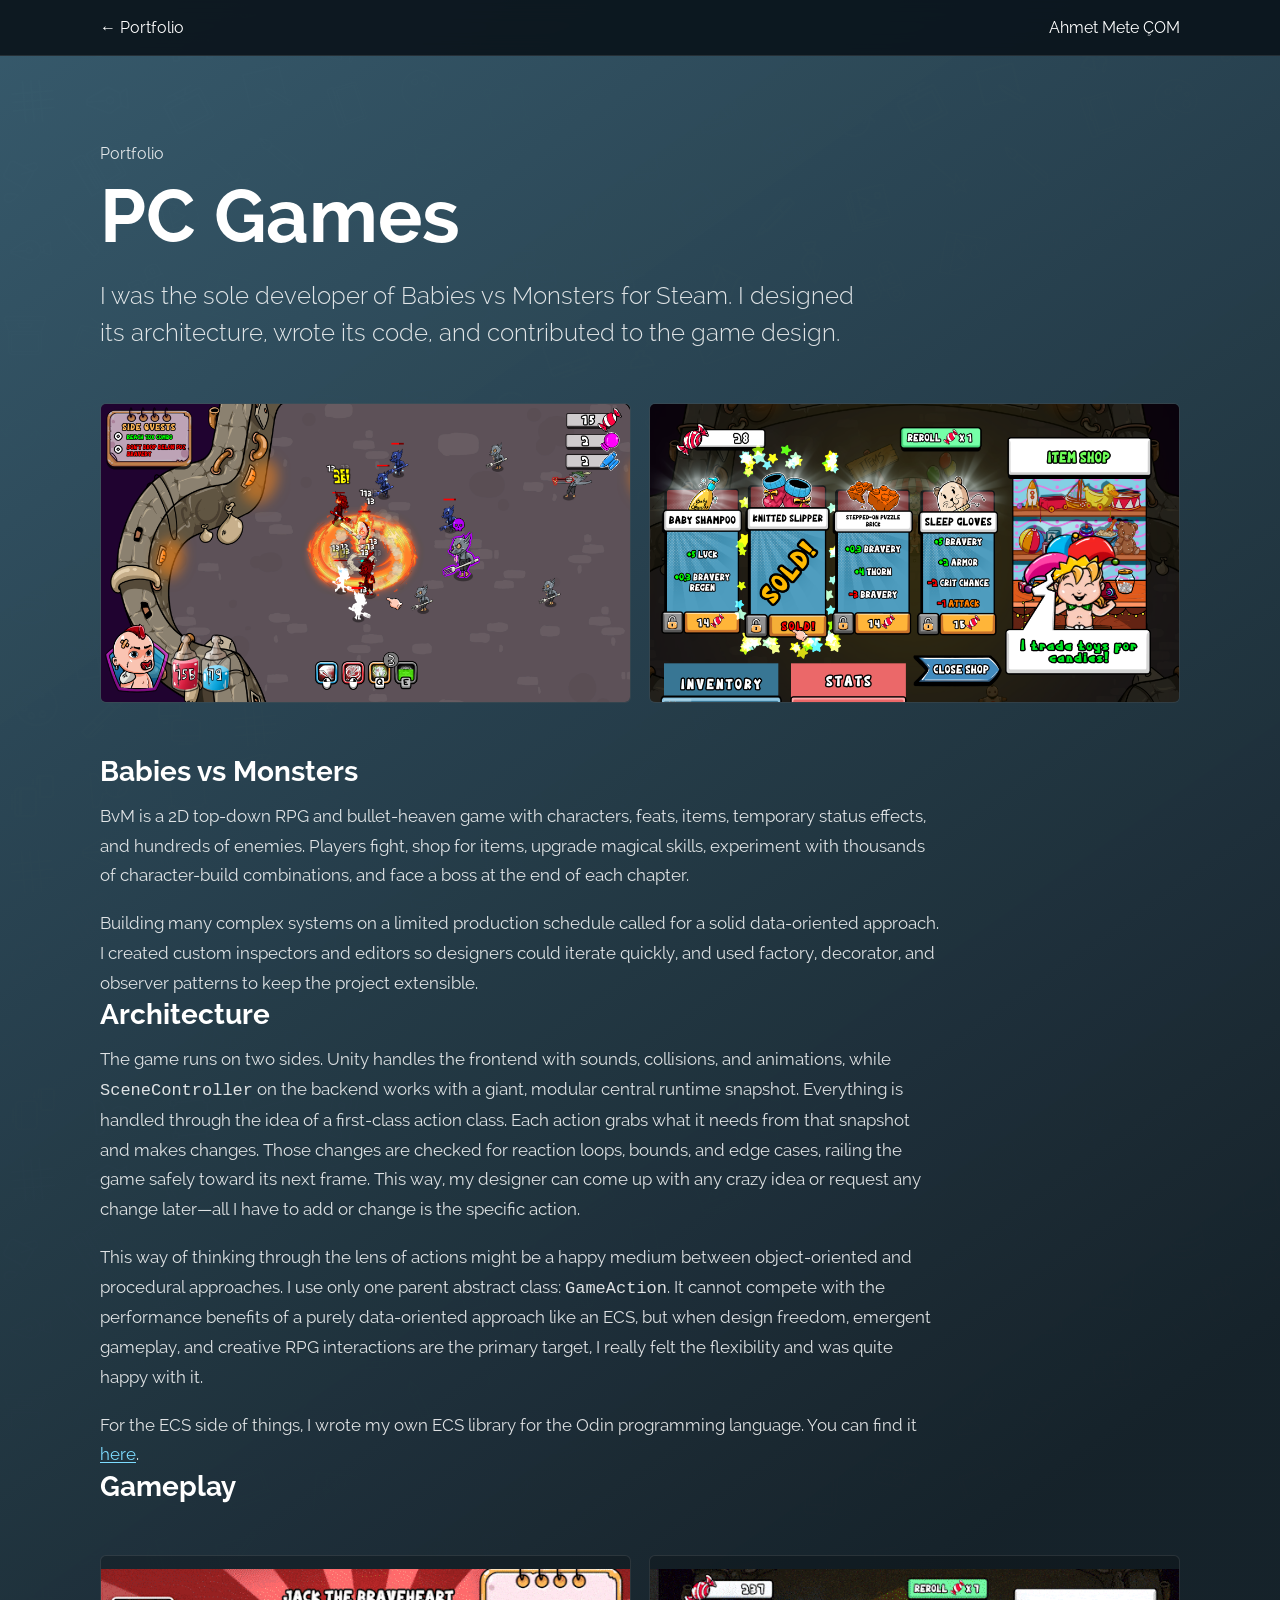
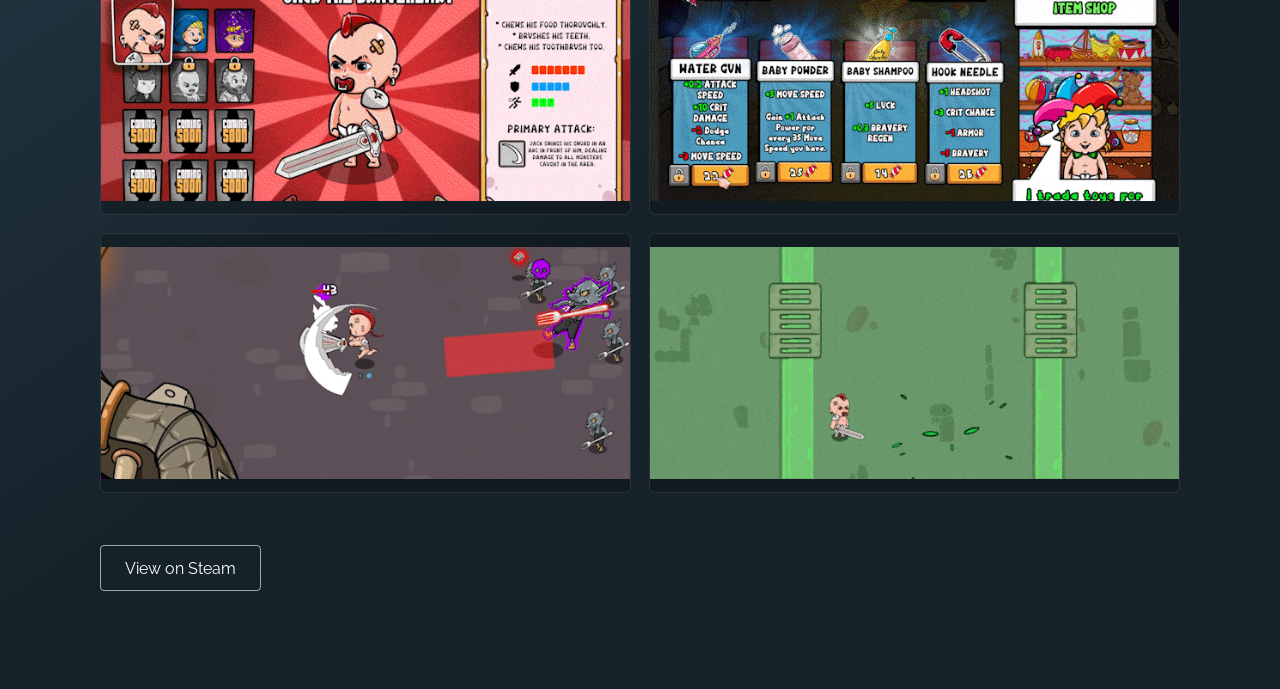
<file: projects/pc-games.html>
<!doctype html>
<html lang="en">
<head>
  <meta charset="utf-8">
  <meta name="viewport" content="width=device-width, initial-scale=1">
  <title>PC Games | Ahmet Mete ÇOM</title>
  <link rel="icon" type="image/png" sizes="32x32" href="../style/favicon/favicon-32x32.png">
  <link rel="icon" type="image/png" sizes="16x16" href="../style/favicon/favicon-16x16.png">
  <link rel="stylesheet" href="../style/fonts/webfont-raleway/webfont-raleway.css">
  <link rel="stylesheet" href="project.css">
</head>
<body>
  <nav class="project-nav"><a href="../index.html#realizations">← Portfolio</a><a href="../index.html">Ahmet Mete ÇOM</a></nav>
  <main class="project-page">
    <header><p class="project-kicker">Portfolio</p><h1>PC Games</h1><p class="project-lead">I was the sole developer of Babies vs Monsters for Steam. I designed its architecture, wrote its code, and contributed to the game design.</p></header>
    <section class="project-media"><img src="../content/bvmss9.png" alt="Babies vs Monsters gameplay"><img src="../content/bvmss4.png" alt="Babies vs Monsters gameplay"></section>
    <section class="project-copy"><h2>Babies vs Monsters</h2><p>BvM is a 2D top-down RPG and bullet-heaven game with characters, feats, items, temporary status effects, and hundreds of enemies. Players fight, shop for items, upgrade magical skills, experiment with thousands of character-build combinations, and face a boss at the end of each chapter.</p><p>Building many complex systems on a limited production schedule called for a solid data-oriented approach. I created custom inspectors and editors so designers could iterate quickly, and used factory, decorator, and observer patterns to keep the project extensible.</p></section>
    <section class="project-copy">
      <h2>Architecture</h2>
      <p>The game runs on two sides. Unity handles the frontend with sounds, collisions, and animations, while <code>SceneController</code> on the backend works with a giant, modular central runtime snapshot. Everything is handled through the idea of a first-class action class. Each action grabs what it needs from that snapshot and makes changes. Those changes are checked for reaction loops, bounds, and edge cases, railing the game safely toward its next frame. This way, my designer can come up with any crazy idea or request any change later—all I have to add or change is the specific action.</p>
      <p>This way of thinking through the lens of actions might be a happy medium between object-oriented and procedural approaches. I use only one parent abstract class: <code>GameAction</code>. It cannot compete with the performance benefits of a purely data-oriented approach like an ECS, but when design freedom, emergent gameplay, and creative RPG interactions are the primary target, I really felt the flexibility and was quite happy with it.</p>
      <p>For the ECS side of things, I wrote my own ECS library for the Odin programming language. You can find it <a class="project-inline-link" href="modecs.html">here</a>.</p>
    </section>
    <section class="project-copy"><h2>Gameplay</h2></section>
    <section class="project-media" aria-label="Babies vs Monsters gameplay clips">
      <img src="../content/BvM/Character_Selection_Gif.gif" alt="Selecting a character in Babies vs Monsters" loading="lazy" decoding="async">
      <img src="../content/BvM/Shopping_Gif.gif" alt="Shopping for upgrades in Babies vs Monsters" loading="lazy" decoding="async">
      <img src="../content/BvM/Face_Your_Nightmares_Gif.gif" alt="Facing enemy waves in Babies vs Monsters" loading="lazy" decoding="async">
      <img src="../content/BvM/Boss_Battle_Gif.gif" alt="A boss battle in Babies vs Monsters" loading="lazy" decoding="async">
    </section>
    <div class="project-actions"><a class="project-button" href="https://store.steampowered.com/app/2518310/Babies_vs_Monsters/" target="_blank" rel="noopener">View on Steam</a></div>
  </main>
</body>
</html>
</file>
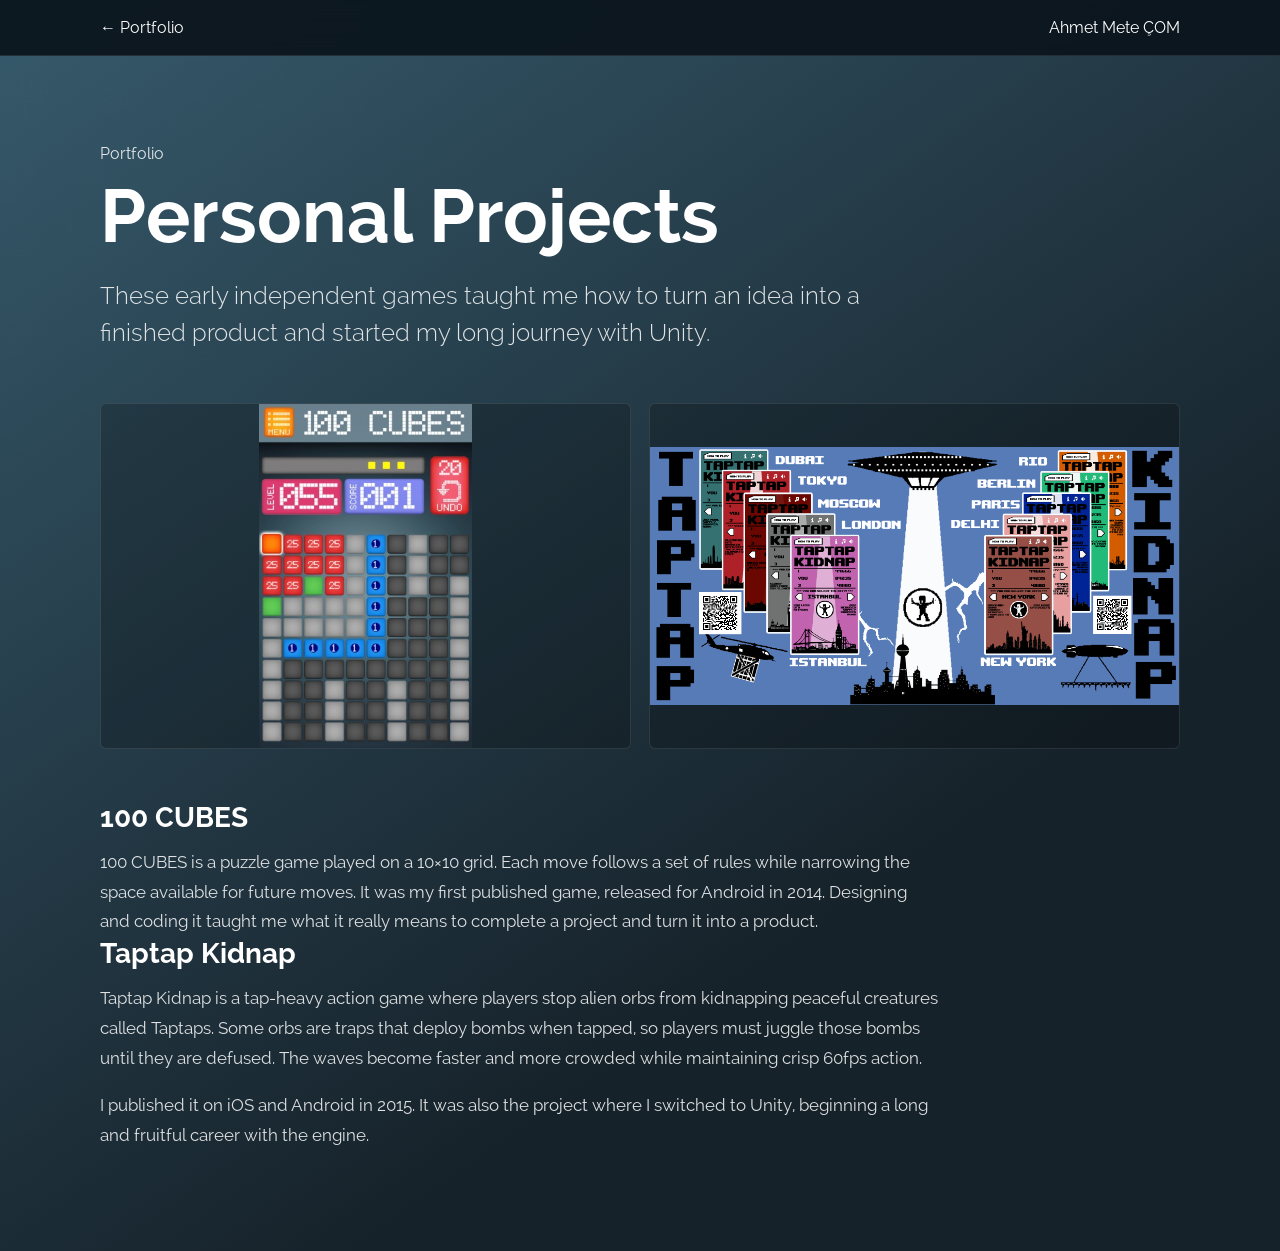
<file: projects/personal-projects.html>
<!doctype html>
<html lang="en">
<head>
  <meta charset="utf-8">
  <meta name="viewport" content="width=device-width, initial-scale=1">
  <title>Personal Projects | Ahmet Mete ÇOM</title>
  <link rel="icon" type="image/png" sizes="32x32" href="../style/favicon/favicon-32x32.png">
  <link rel="icon" type="image/png" sizes="16x16" href="../style/favicon/favicon-16x16.png">
  <link rel="stylesheet" href="../style/fonts/webfont-raleway/webfont-raleway.css">
  <link rel="stylesheet" href="project.css">
</head>
<body>
  <nav class="project-nav"><a href="../index.html#realizations">← Portfolio</a><a href="../index.html">Ahmet Mete ÇOM</a></nav>
  <main class="project-page">
    <header><p class="project-kicker">Portfolio</p><h1>Personal Projects</h1><p class="project-lead">These early independent games taught me how to turn an idea into a finished product and started my long journey with Unity.</p></header>
    <section class="project-media"><img src="../content/small6.png" alt="100 CUBES puzzle game"><img src="../content/ttkbanner.png" alt="Taptap Kidnap game artwork"></section>
    <section class="project-copy"><h2>100 CUBES</h2><p>100 CUBES is a puzzle game played on a 10×10 grid. Each move follows a set of rules while narrowing the space available for future moves. It was my first published game, released for Android in 2014. Designing and coding it taught me what it really means to complete a project and turn it into a product.</p><h2>Taptap Kidnap</h2><p>Taptap Kidnap is a tap-heavy action game where players stop alien orbs from kidnapping peaceful creatures called Taptaps. Some orbs are traps that deploy bombs when tapped, so players must juggle those bombs until they are defused. The waves become faster and more crowded while maintaining crisp 60fps action.</p><p>I published it on iOS and Android in 2015. It was also the project where I switched to Unity, beginning a long and fruitful career with the engine.</p></section>
  </main>
</body>
</html>
</file>
<file: style/fonts/webfont-raleway/webfont-raleway.css>
@font-face {
  font-family: 'Raleway';
  src: url('Raleway-Thin.eot?#iefix') format('embedded-opentype'),
       url('Raleway-Thin.otf')  format('opentype'),
       url('Raleway-Thin.woff') format('woff'),
       url('Raleway-Thin.ttf')  format('truetype'),
       url('Raleway-Thin.svg#Raleway') format('svg');
  font-weight: 100;
  font-style: normal;
}

@font-face {
  font-family: 'Raleway';
  src: url('Raleway-ExtraLight.eot?#iefix') format('embedded-opentype'),
       url('Raleway-ExtraLight.otf')  format('opentype'),
       url('Raleway-ExtraLight.woff') format('woff'),
       url('Raleway-ExtraLight.ttf')  format('truetype'),
       url('Raleway-ExtraLight.svg#Raleway') format('svg');
  font-weight: 200;
  font-style: normal;
}

@font-face {
  font-family: 'Raleway';
  src: url('Raleway-Light.eot?#iefix') format('embedded-opentype'),
       url('Raleway-Light.otf')  format('opentype'),
       url('Raleway-Light.woff') format('woff'),
       url('Raleway-Light.ttf')  format('truetype'),
       url('Raleway-Light.svg#Raleway') format('svg');
  font-weight: 300;
  font-style: normal;
}

@font-face {
  font-family: 'Raleway';
  src: url('Raleway-Regular.eot?#iefix') format('embedded-opentype'),
       url('Raleway-Regular.otf')  format('opentype'),
       url('Raleway-Regular.woff') format('woff'),
       url('Raleway-Regular.ttf')  format('truetype'),
       url('Raleway-Regular.svg#Raleway') format('svg');
  font-weight: 400;
  font-style: normal;
}

@font-face {
  font-family: 'Raleway';
  src: url('Raleway-Medium.eot?#iefix') format('embedded-opentype'),
       url('Raleway-Medium.otf')  format('opentype'),
       url('Raleway-Medium.woff') format('woff'),
       url('Raleway-Medium.ttf')  format('truetype'),
       url('Raleway-Medium.svg#Raleway') format('svg');
  font-weight: 500;
  font-style: normal;
}

@font-face {
  font-family: 'Raleway';
  src: url('Raleway-SemiBold.eot?#iefix') format('embedded-opentype'),
       url('Raleway-SemiBold.otf')  format('opentype'),
       url('Raleway-SemiBold.woff') format('woff'),
       url('Raleway-SemiBold.ttf')  format('truetype'),
       url('Raleway-SemiBold.svg#Raleway') format('svg');
  font-weight: 600;
  font-style: normal;
}

@font-face {
  font-family: 'Raleway';
  src: url('Raleway-Bold.eot?#iefix') format('embedded-opentype'),
       url('Raleway-Bold.otf')  format('opentype'),
       url('Raleway-Bold.woff') format('woff'),
       url('Raleway-Bold.ttf')  format('truetype'),
       url('Raleway-Bold.svg#Raleway') format('svg');
  font-weight: 700;
  font-style: normal;
}

@font-face {
  font-family: 'Raleway';
  src: url('Raleway-ExtraBold.eot?#iefix') format('embedded-opentype'),
       url('Raleway-ExtraBold.otf')  format('opentype'),
       url('Raleway-ExtraBold.woff') format('woff'),
       url('Raleway-ExtraBold.ttf')  format('truetype'),
       url('Raleway-ExtraBold.svg#Raleway') format('svg');
  font-weight: 800;
  font-style: normal;
}

@font-face {
  font-family: 'Raleway';
  src: url('Raleway-Heavy.eot?#iefix') format('embedded-opentype'),
       url('Raleway-Heavy.otf')  format('opentype'),
       url('Raleway-Heavy.woff') format('woff'),
       url('Raleway-Heavy.ttf')  format('truetype'),
       url('Raleway-Heavy.svg#Raleway') format('svg');
  font-weight: 900;
  font-style: normal;
}
</file>
<file: style/css/global.css>
/*------------------------------------*	Information
\*------------------------------------*/
/*
	 * Style by Dominik Serafin
	 * * http://serafin.io/
	 * * dominikdsgnr@gmail.com
	 *
	 * Stylesheet generated with SASS
	 * * http://sass-lang.com/
	 *
	 * Vendor prefixes thanks to Autoprefixer
	 * * https://github.com/postcss/autoprefixer
	 *
	 */
/*------------------------------------*    Normalize
\*------------------------------------*/
/*! normalize.css v3.0.1 | MIT License | git.io/normalize */
/**
 * 1. Set default font family to sans-serif.
 * 2. Prevent iOS text size adjust after orientation change, without disabling
 *    user zoom.
 */
html {
  font-family: sans-serif;
  /* 1 */
  -ms-text-size-adjust: 100%;
  /* 2 */
  -webkit-text-size-adjust: 100%;
  /* 2 */
}

/**
 * Remove default margin.
 */
body {
  margin: 0;
}

/* HTML5 display definitions
   ========================================================================== */
/**
 * Correct `block` display not defined for any HTML5 element in IE 8/9.
 * Correct `block` display not defined for `details` or `summary` in IE 10/11 and Firefox.
 * Correct `block` display not defined for `main` in IE 11.
 */
article,
aside,
details,
figcaption,
figure,
footer,
header,
hgroup,
main,
nav,
section,
summary {
  display: block;
}

/**
 * 1. Correct `inline-block` display not defined in IE 8/9.
 * 2. Normalize vertical alignment of `progress` in Chrome, Firefox, and Opera.
 */
audio,
canvas,
progress,
video {
  display: inline-block;
  /* 1 */
  vertical-align: baseline;
  /* 2 */
}

/**
 * Prevent modern browsers from displaying `audio` without controls.
 * Remove excess height in iOS 5 devices.
 */
audio:not([controls]) {
  display: none;
  height: 0;
}

/**
 * Address `[hidden]` styling not present in IE 8/9/10.
 * Hide the `template` element in IE 8/9/11, Safari, and Firefox < 22.
 */
[hidden],
template {
  display: none;
}

/* Links
   ========================================================================== */
/**
 * Remove the gray background color from active links in IE 10.
 */
a {
  background: transparent;
}

/**
 * Improve readability when focused and also mouse hovered in all browsers.
 */
a:active,
a:hover {
  outline: 0;
}

/* Text-level semantics
   ========================================================================== */
/**
 * Address styling not present in IE 8/9/10/11, Safari, and Chrome.
 */
abbr[title] {
  border-bottom: 1px dotted;
}

/**
 * Address style set to `bolder` in Firefox 4+, Safari, and Chrome.
 */
b,
strong {
  font-weight: bold;
}

/**
 * Address styling not present in Safari and Chrome.
 */
dfn {
  font-style: italic;
}

/**
 * Address variable `h1` font-size and margin within `section` and `article`
 * contexts in Firefox 4+, Safari, and Chrome.
 */
h1 {
  font-size: 2em;
  margin: 0.67em 0;
}

/**
 * Address styling not present in IE 8/9.
 */
mark {
  background: #ff0;
  color: #000;
}

/**
 * Address inconsistent and variable font size in all browsers.
 */
small {
  font-size: 80%;
}

/**
 * Prevent `sub` and `sup` affecting `line-height` in all browsers.
 */
sub,
sup {
  font-size: 75%;
  line-height: 0;
  position: relative;
  vertical-align: baseline;
}

sup {
  top: -0.5em;
}

sub {
  bottom: -0.25em;
}

/* Embedded content
   ========================================================================== */
/**
 * Remove border when inside `a` element in IE 8/9/10.
 */
img {
  border: 0;
}

/**
 * Correct overflow not hidden in IE 9/10/11.
 */
svg:not(:root) {
  overflow: hidden;
}

/* Grouping content
   ========================================================================== */
/**
 * Address margin not present in IE 8/9 and Safari.
 */
figure {
  margin: 1em 40px;
}

/**
 * Address differences between Firefox and other browsers.
 */
hr {
  -webkit-box-sizing: content-box;
  box-sizing: content-box;
  height: 0;
}

/**
 * Contain overflow in all browsers.
 */
pre {
  overflow: auto;
}

/**
 * Address odd `em`-unit font size rendering in all browsers.
 */
code,
kbd,
pre,
samp {
  font-family: monospace, monospace;
  font-size: 1em;
}

/* Forms
   ========================================================================== */
/**
 * Known limitation: by default, Chrome and Safari on OS X allow very limited
 * styling of `select`, unless a `border` property is set.
 */
/**
 * 1. Correct color not being inherited.
 *    Known issue: affects color of disabled elements.
 * 2. Correct font properties not being inherited.
 * 3. Address margins set differently in Firefox 4+, Safari, and Chrome.
 */
button,
input,
optgroup,
select,
textarea {
  color: inherit;
  /* 1 */
  font: inherit;
  /* 2 */
  margin: 0;
  /* 3 */
}

/**
 * Address `overflow` set to `hidden` in IE 8/9/10/11.
 */
button {
  overflow: visible;
}

/**
 * Address inconsistent `text-transform` inheritance for `button` and `select`.
 * All other form control elements do not inherit `text-transform` values.
 * Correct `button` style inheritance in Firefox, IE 8/9/10/11, and Opera.
 * Correct `select` style inheritance in Firefox.
 */
button,
select {
  text-transform: none;
}

/**
 * 1. Avoid the WebKit bug in Android 4.0.* where (2) destroys native `audio`
 *    and `video` controls.
 * 2. Correct inability to style clickable `input` types in iOS.
 * 3. Improve usability and consistency of cursor style between image-type
 *    `input` and others.
 */
button,
html input[type="button"], input[type="reset"],
input[type="submit"] {
  -webkit-appearance: button;
  /* 2 */
  cursor: pointer;
  /* 3 */
}

/**
 * Re-set default cursor for disabled elements.
 */
button[disabled],
html input[disabled] {
  cursor: default;
}

/**
 * Remove inner padding and border in Firefox 4+.
 */
button::-moz-focus-inner,
input::-moz-focus-inner {
  border: 0;
  padding: 0;
}

/**
 * Address Firefox 4+ setting `line-height` on `input` using `!important` in
 * the UA stylesheet.
 */
input {
  line-height: normal;
}

/**
 * It's recommended that you don't attempt to style these elements.
 * Firefox's implementation doesn't respect box-sizing, padding, or width.
 *
 * 1. Address box sizing set to `content-box` in IE 8/9/10.
 * 2. Remove excess padding in IE 8/9/10.
 */
input[type="checkbox"],
input[type="radio"] {
  -webkit-box-sizing: border-box;
  box-sizing: border-box;
  /* 1 */
  padding: 0;
  /* 2 */
}

/**
 * Fix the cursor style for Chrome's increment/decrement buttons. For certain
 * `font-size` values of the `input`, it causes the cursor style of the
 * decrement button to change from `default` to `text`.
 */
input[type="number"]::-webkit-inner-spin-button,
input[type="number"]::-webkit-outer-spin-button {
  height: auto;
}

/**
 * 1. Address `appearance` set to `searchfield` in Safari and Chrome.
 * 2. Address `box-sizing` set to `border-box` in Safari and Chrome
 *    (include `-moz` to future-proof).
 */
input[type="search"] {
  -webkit-appearance: textfield;
  /* 1 */
  -webkit-box-sizing: content-box;
  /* 2 */
  box-sizing: content-box;
}

/**
 * Remove inner padding and search cancel button in Safari and Chrome on OS X.
 * Safari (but not Chrome) clips the cancel button when the search input has
 * padding (and `textfield` appearance).
 */
input[type="search"]::-webkit-search-cancel-button,
input[type="search"]::-webkit-search-decoration {
  -webkit-appearance: none;
}

/**
 * Define consistent border, margin, and padding.
 */
fieldset {
  border: 1px solid #c0c0c0;
  margin: 0 2px;
  padding: 0.35em 0.625em 0.75em;
}

/**
 * 1. Correct `color` not being inherited in IE 8/9/10/11.
 * 2. Remove padding so people aren't caught out if they zero out fieldsets.
 */
legend {
  border: 0;
  /* 1 */
  padding: 0;
  /* 2 */
}

/**
 * Remove default vertical scrollbar in IE 8/9/10/11.
 */
textarea {
  overflow: auto;
}

/**
 * Don't inherit the `font-weight` (applied by a rule above).
 * NOTE: the default cannot safely be changed in Chrome and Safari on OS X.
 */
optgroup {
  font-weight: bold;
}

/* Tables
   ========================================================================== */
/**
 * Remove most spacing between table cells.
 */
table {
  border-collapse: collapse;
  border-spacing: 0;
}

td,
th {
  padding: 0;
}

/*------------------------------------*    General styles
\*------------------------------------*/
html, body {
  position: relative;
  display: block;
  width: 100%;
}

html {
  font-family: "Raleway", sans-serif;
}

body {
  overflow-y: scroll;
  display: flex;
  flex-direction: column;
}

a {
  color: inherit;
  text-decoration: none;
}

*, ::before, ::after {
  -webkit-box-sizing: border-box;
  box-sizing: border-box;
  background-repeat: no-repeat;
}

::-moz-selection {
  background: yellow;
  color: black;
}

::selection {
  background: yellow;
  color: black;
}

p, h1, h2, h3, h4, h5, h6, ul, li {
  margin: 0;
  padding: 0;
}

/*------------------------------------*    Variables
\*------------------------------------*/
/*------------------------------------*    Site sections
\*------------------------------------*/
.content {
  position: relative;
  top: 0;
  left: 0;
  width: 100%;
  display: flex;
  flex-direction: column;
  order: 1;
}

.realizations {
  order: 1;
}

.experience {
  order: 2;
}

.footer {
  order: 3;
}

.start {
  font-size: 0;
  position: absolute;
  top: 0;
  left: 0;
}

.maxwidth1050 {
  font-size: 0;
  position: absolute;
  top: -999px;
  left: -999px;
  display: none;
}

/*------------------------------------*    .ghost-button
\*------------------------------------*/
.ghost-button {
  position: relative;
  color: rgba(255, 255, 255, 0.9);
  border: 2px solid rgba(255, 255, 255, 0.9);
  cursor: pointer;
  -webkit-transition: color 150ms ease 1ms;
  transition: color 150ms ease 1ms;
  vertical-align: middle;
  overflow: hidden;
}

.ghost-button:hover, .ghost-button:focus {
  color: black;
  -webkit-transition: color 400ms ease 70ms;
  transition: color 400ms ease 70ms;
}

.ghost-button::before {
  position: absolute;
  top: 50%;
  left: 50%;
  content: " ";
  display: block;
  background-color: rgba(255, 255, 255, 0.9);
  width: 0%;
  height: 0%;
  z-index: -10;
  border-radius: 1000px;
  -webkit-transform: translateX(-50%) translateY(-50%);
  -ms-transform: translateX(-50%) translateY(-50%);
  transform: translateX(-50%) translateY(-50%);
  -webkit-transition: width 200ms ease-out 1ms, height 200ms ease-out;
  transition: width 200ms ease-out 1ms, height 200ms ease-out;
}

.ghost-button:hover::before, .ghost-button:focus::before {
  width: 200px;
  height: 200px;
  -webkit-transition: width 200ms ease-out 1ms, height 200ms ease-out;
  transition: width 200ms ease-out 1ms, height 200ms ease-out;
}

/*------------------------------------*    .ghost-button modifiers
\*------------------------------------*/
.ghost-button--hero:hover::before, .ghost-button--hero:focus::before {
  width: 400px;
  height: 400px;
}

.ghost-button--realizations:hover::before, .ghost-button--realizations:focus::before {
  width: 250px;
  height: 250px;
}

.ghost-button--contact:hover::before, .ghost-button--contact:focus::before {
  width: 600px;
  height: 600px;
}

/*------------------------------------*    .header
\*------------------------------------*/
.header-background {
  position: fixed;
  z-index: 1000;
  top: 0;
  left: 0;
  width: 100%;
  height: 70px;
  -webkit-backface-visibility: hidden;
  backface-visibility: hidden;
}

.pace .pace-progress {
  position: fixed;
  z-index: 2000;
  top: 0;
  left: 0;
  height: 70px;
  -webkit-transition: width 300ms ease-in-out;
  transition: width 300ms ease-in-out;
  -webkit-backface-visibility: hidden;
  backface-visibility: hidden;
}

.header {
  position: fixed;
  z-index: 3000;
  top: 0;
  left: 0;
  height: 75px;
  width: 100%;
  -webkit-transition: height 300ms ease-in-out;
  transition: height 300ms ease-in-out;
  -webkit-backface-visibility: hidden;
  backface-visibility: hidden;
  background-image: -webkit-gradient(linear, left top, left bottom, from(rgba(0, 0, 0, 0.7)), to(transparent));
  background-image: -webkit-linear-gradient(top, rgba(0, 0, 0, 0.7), transparent);
  background-image: linear-gradient(to bottom, rgba(0, 0, 0, 0.7), transparent);
}

.header__wrapper {
  position: relative;
  z-index: 3000;
  width: 1200px;
  margin: 0 auto;
}

.header__hamburger {
  position: relative;
  z-index: 150;
  width: 36px;
  float: left;
  margin-top: 19px;
  margin-left: 15px;
  cursor: pointer;
}

.header__hamburger-block {
  background-color: rgba(255, 255, 255, 0.9);
  height: 4px;
  -webkit-box-shadow: 0 0 20px black;
  box-shadow: 0 0 20px black;
  margin-bottom: 9px;
  -webkit-transition: background-color 100ms ease-in-out;
  transition: background-color 100ms ease-in-out;
}

.header__hamburger-block:last-of-type {
  margin-bottom: 0;
}

.header__hamburger:hover .header__hamburger-block {
  background-color: rgba(255, 255, 255, 0.8);
}

.header__navigation {
  position: fixed;
  top: 0px;
  padding: 70px 20px 14px 20px;
  min-width: 300px;
  background-color: rgba(18, 18, 18, 0.9);
  display: none;
  z-index: 100;
}

.header__navigation a {
  display: block;
  padding: 8px 0;
}

.header__navigation-element {
  font-size: 20px;
  font-weight: 600;
  color: white;
  opacity: 0.8;
  padding-left: 35px;
  padding-right: 10px;
  background-size: 20px 20px;
  background-position: 5px top;
  -webkit-transition: padding 100ms ease;
  transition: padding 100ms ease;
}

.header__navigation-element--experience {
  background-image: url("../img/title_square.svg");
}

.header__navigation-element--features {
  background-image: url("../img/title_circle.svg");
}

.header__navigation-element--realizations {
  background-image: url("../img/title_pentagon.svg");
}

.header__navigation-element--contact {
  background-image: url("../img/title_triangle.svg");
}

.header__navigation a:hover .header__navigation-element {
  padding-left: 40px;
}

.header__title-wrapper {
  float: left;
  margin-top: 11px;
  margin-left: 20px;
  position: relative;
  z-index: 200;
}

.header__title-main {
  font-size: 22px;
  font-weight: 600;
  color: rgba(255, 255, 255, 0.9);
  text-shadow: 0 0 20px black;
}

.header__title-sub {
  font-size: 15px;
  color: rgba(255, 255, 255, 0.6);
  padding-left: 1px;
  text-shadow: 0 0 20px black;
}

.header__social-icons {
  float: right;
  margin-left: 50px;
  margin-top: 16px;
}

.header__social-icons a {
  float: left;
  margin-left: 50px;
  font-size: 31px;
  text-shadow: 0 0 20px black;
  color: rgba(255, 255, 255, 0.9);
  -webkit-transition: color 100ms ease-in-out;
  transition: color 100ms ease-in-out;
}

.header__social-icons a:hover {
  color: rgba(255, 255, 255, 0.8);
}

/*------------------------------------*    .hero
\*------------------------------------*/
.hero {
  position: relative;
  top: auto;
  left: 0;
  z-index: 100;
  width: 100%;
  height: 1000px;
  overflow: hidden;
  order: 2;
}

.hero__background {
  position: absolute;
  top: 0;
  left: 0;
  z-index: -400;
  width: 100%;
  height: 100%;
  background-image: url("../img/hero_background.jpg");
  background-repeat: repeat;
}

@-webkit-keyframes HeroGradient {
  0% {
    -webkit-transform: translate(-50%, -50%);
    transform: translate(-50%, -50%);
  }
  100% {
    -webkit-transform: translate(-2%, -2%);
    transform: translate(-2%, -2%);
  }
}

@keyframes HeroGradient {
  0% {
    -webkit-transform: translate(-50%, -50%);
    transform: translate(-50%, -50%);
  }
  100% {
    -webkit-transform: translate(-2%, -2%);
    transform: translate(-2%, -2%);
  }
}

.hero__gradient {
  position: absolute;
  top: 0;
  left: 0;
  z-index: -300;
  width: 500%;
  height: 500%;
  opacity: 0.9;
  overflow: hidden;
  background-color: #1b0530;
  background-image: url("../img/hero_gradient.png");
  background-size: 100%;
  background-position: 60% 60%;
  -webkit-animation-name: HeroGradient;
  animation-name: HeroGradient;
  -webkit-animation-duration: 55.5s;
  animation-duration: 55.5s;
  -webkit-animation-timing-function: ease;
  animation-timing-function: ease;
  -webkit-animation-delay: 0;
  animation-delay: 0;
  -webkit-animation-iteration-count: infinite;
  animation-iteration-count: infinite;
  -webkit-animation-direction: alternate;
  animation-direction: alternate;
}

.hero__pattern {
  position: absolute;
  top: 0;
  left: 0;
  z-index: -200;
  width: 100%;
  height: 100%;
  opacity: 0.5;
  background-image: url("../img/hero_pattern.png");
  background-repeat: repeat-x;
  background-position: bottom left;
}

.hero__content {
  padding-top: 70px;
  position: absolute;
  top: 0;
  left: 0;
  z-index: 0;
  width: 100%;
}

.hero__content-wrapper {
  width: 100%;
  max-width: 1200px;
  margin: 0 auto;
}

.hero__title-wrapper {
  margin-top: 135px;
  float: left;
}

.hero__title-large {
  color: rgba(255, 255, 255, 0.9);
  font-weight: 700;
  font-size: 100px;
}

.hero__title-small {
  color: rgba(255, 255, 255, 0.9);
  font-weight: 700;
  font-size: 55px;
  margin-left: 20px;
  margin-top: 15px;
}

.hero__photo-wrapper {
  margin-top: 90px;
  float: right;
}

.hero__photo {
  position: relative;
  width: 580px;
  height: 580px;
  border-radius: 250px;
  background-image: url("../img/spacemanMT.jpg");
  background-size: cover;
}

.hero__hat {
  position: absolute;
  top: -60px;
  left: 50px;
  width: 140px;
  height: 110px;
  background-image: url("../img/hero_hat.png");
  background-size: contain;
  -webkit-transition: -webkit-transform 210ms ease-in-out;
  transition: transform 210ms ease-in-out;
  -webkit-transform: rotate(0) translate(0, 0);
  -ms-transform: rotate(0) translate(0, 0);
  transform: rotate(0) translate(0, 0);
}

.hero__hat--tip {
  -webkit-transform: rotate(-30deg) translate(-50px, -30px);
  -ms-transform: rotate(-30deg) translate(-50px, -30px);
  transform: rotate(-30deg) translate(-50px, -30px);
}

.hero__description {
  clear: both;
  text-align: left;
  color: rgba(255, 255, 255, 0.9);
  font-size: 24px;
  line-height: 1.8;
  font-weight: 300;
  padding-top: 70px;
}

.hero__description strong {
  font-weight: 600;
}

.hero__description a {
  text-decoration: underline;
}

.hero__call-to-action {
  clear: both;
  text-align: center;
  padding-top: 70px;
}

.hero__button {
  display: inline-block;
  vertical-align: middle;
  color: rgba(255, 255, 255, 0.9);
  font-size: 22px;
  padding: 15px 60px 15px 60px;
  border-radius: 3px;
}

.hero__alt-button {
  vertical-align: middle;
  display: inline-block;
  color: rgba(255, 255, 255, 0.7);
  font-size: 22px;
  margin-left: 50px;
  -webkit-transition: color 100ms ease;
  transition: color 100ms ease;
  cursor: pointer;
  overflow: hidden;
}

.hero__alt-button:hover {
  color: rgba(255, 255, 255, 0.9);
}

/*------------------------------------*    .section-header
\*------------------------------------*/
.section-header__title {
  color: white;
  font-size: 38px;
  font-weight: 600;
  padding-left: 60px;
  padding-bottom: 5px;
  border-bottom: 2px solid rgba(255, 255, 255, 0.1);
  background-image: url("../img/title_square.svg");
  background-size: 40px 40px;
  background-position: 10px top;
  opacity: 1;
}

.section-header__title--experience {
  background-image: url("../img/title_square.svg");
}

.section-header__title--features {
  background-image: url("../img/title_circle.svg");
}

.section-header__title--realizations {
  background-image: url("../img/title_pentagon.svg");
}

.section-header__title--contact {
  background-image: url("../img/title_triangle.svg");
}

.section-header__subtitle {
  color: rgba(255, 255, 255, 0.8);
  font-size: 22px;
  font-weight: 200;
  padding-top: 5px;
  padding-left: 100px;
}

/*------------------------------------*    .experience
\*------------------------------------*/
.experience {
  background-color: rgba(67, 55, 76, 0.99);
  background-image: -webkit-linear-gradient(top left, #360033, #0b8793 2100px);
  background-image: linear-gradient(to bottom right, #360033, #0b8793 2100px);
  position: relative;
}

.experience::before {
  position: absolute;
  z-index: 100;
  top: 0;
  left: 0;
  display: block;
  width: 100%;
  height: 500px;
  content: " ";
  background-image: -webkit-gradient(linear, left bottom, left top, from(transparent), to(rgba(0, 0, 0, 0.1)));
  background-image: -webkit-linear-gradient(bottom, transparent, rgba(0, 0, 0, 0.1));
  background-image: linear-gradient(to top, transparent, rgba(0, 0, 0, 0.1));
}

.experience::after {
  position: absolute;
  z-index: 50;
  bottom: 0;
  left: 0;
  display: block;
  width: 100%;
  height: 1077px;
  content: " ";
  background-image: url("../img/section_pattern01.png");
  opacity: 1;
  background-position: -80px 50px;
}

.experience__hollow-arrow {
  width: 100%;
  height: 40px;
  background-image: url("../img/content_hollow-arrow.png");
  background-position: 50% 50%;
  position: relative;
  top: -40px;
  left: 0;
  opacity: 1;
}

.experience__wrapper {
  position: relative;
  z-index: 200;
  width: 100%;
  max-width: 1200px;
  margin: 0 auto;
  padding-top: 110px;
  padding-bottom: 200px;
}

.experience__group-title {
  margin-top: 45px;
  padding-bottom: 10px;
  border-bottom: 1px solid rgba(255, 255, 255, 0.12);
  color: rgba(255, 255, 255, 0.9);
  font-size: 20px;
  font-weight: 500;
}

.experience__icons-wrapper {
  margin-bottom: 20px;
}

.experience__icons-wrapper::after {
  display: table;
  content: " ";
  clear: both;
}

.experience__icon {
  position: relative;
  margin-top: 55px;
  float: left;
  width: 20%;
  height: 60px;
  background-image: url("../img/exp_html5.svg");
  background-size: 50px 50px;
  background-position: 50%;
  transition: background-size 160ms ease-in-out;
}

.experience__icon:hover {
  background-size: 70px 70px;
}

.experience__icon--html5 {
  background-image: url("../img/exp/exp_html5.svg");
}

.experience__icon--css3 {
  background-image: url("../img/exp/exp_css3.svg");
}

.experience__icon--javascript {
  background-image: url("../img/exp/exp_javascript.svg");
}

.experience__icon--typescript {
  background-image: url("../img/exp/exp_typescript.svg");
}

.experience__icon--odin {
  background-image: url("../img/exp/exp_odin.svg");
}

.experience__icon--unity {
  background-image: url("../img/exp/exp_unity.svg");
}

.experience__icon--jquery {
  background-image: url("../img/exp/exp_jquery.svg");
}

.experience__icon--wordpress {
  background-image: url("../img/exp/exp_wordpress.svg");
}

.experience__icon--git {
  background-image: url("../img/exp/exp_git.svg");
}

.experience__icon--python {
  background-image: url("../img/exp/exp_python.svg");
}

.experience__icon--csharp {
  background-image: url("../img/exp/exp_csharp.svg");
}

.experience__icon--premiere {
  background-image: url("../img/exp/exp_premiere_pro.svg");
}

.experience__icon--audacity {
  background-image: url("../img/exp/exp_audacity.svg");
}

.experience__icon--paintnet {
  background-image: url("../img/exp/exp_paintdotnet.svg");
}

.experience__icon--construct {
  background-image: url("../img/exp/exp_c3.svg");
}
.experience__icon--monogame {
  background-image: url("../img/exp/exp_monogame.svg");
}
.experience__icon--blender {
  background-image: url("../img/exp/exp_blender.svg");
}
.experience__icon-description {
  display: block;
  position: absolute;
  font-size: 19px;
  font-weight: 400;
  left: 50%;
  bottom: -25px;
  -webkit-transform: translate(-50%, 0);
  -ms-transform: translate(-50%, 0);
  transform: translate(-50%, 0);
  color: rgba(255, 255, 255, 0.9);
  width: 200px;
  text-align: center;
}

/*------------------------------------*    .features
\*------------------------------------*/
.features {
  background-color: rgba(59, 62, 82, 0.99);
  background-image: -webkit-linear-gradient(top right, #354b15, #1b5752 2100px);
  background-image: linear-gradient(to bottom left, #354b15, #1b5752 2100px);
  position: relative;
  overflow: hidden;
}

.features::before {
  position: absolute;
  z-index: 100;
  top: 0;
  left: 0;
  display: block;
  width: 100%;
  height: 500px;
  content: " ";
  background-image: -webkit-gradient(linear, left bottom, left top, from(transparent), to(rgba(0, 0, 0, 0.1)));
  background-image: -webkit-linear-gradient(bottom, transparent, rgba(0, 0, 0, 0.1));
  background-image: linear-gradient(to top, transparent, rgba(0, 0, 0, 0.1));
}

.features::after {
  position: absolute;
  z-index: 50;
  top: 0;
  right: 0;
  display: block;
  width: 100%;
  height: 1080px;
  content: " ";
  background-image: url("../img/section_pattern02.png");
  opacity: 1;
  background-position: 80px -75px;
}

.features__wrapper {
  position: relative;
  z-index: 200;
  width: 100%;
  max-width: 1200px;
  margin: 0 auto;
  padding-top: 160px;
  padding-bottom: 200px;
}

.features__elements-wrapper {
  margin-top: 20px;
}

.features__elements-wrapper::after {
  display: table;
  content: " ";
  clear: both;
}

.features__element {
  display: inline-block;
  width: 49.9%;
  float: left;
  height: 100px;
  margin-top: 80px;
}

.features__image {
  background-size: 100px 100px;
  background-position: top center;
  width: 25%;
  min-height: 100px;
  height: 100%;
  float: left;
}

.features__image--mobile {
  background-image: url("../img/feature/feature_mobile.svg");
}

.features__image--newest {
  background-image: url("../img/feature/feature_newest.svg");
}

.features__image--intuitive {
  background-image: url("../img/feature/feature_intuitive.svg");
}

.features__image--browsers {
  background-image: url("../img/feature/feature_browsers.svg");
}

.features__image--clients {
  background-image: url("../img/feature/feature_clients.svg");
}

.features__image--fast {
  background-image: url("../img/feature/feature_fast.svg");
}

.features__image--seo {
  background-image: url("../img/feature/feature_seo.svg");
}

.features__image--secure {
  background-image: url("../img/feature/feature_secure.svg");
}

.features__image--semantic {
  background-image: url("../img/feature/feature_semantic.svg");
}

.features__image--sourcefiles {
  background-image: url("../img/feature/feature_sourcefiles.svg");
}

.features__text {
  float: left;
  width: 65%;
}

.features__title {
  font-size: 25px;
  line-height: 1;
  padding-bottom: 3px;
  font-weight: 600;
  color: rgba(255, 255, 255, 0.9);
  border-bottom: 2px solid rgba(255, 255, 255, 0.1);
}

.features__description {
  margin-top: 2px;
  font-size: 15px;
  font-weight: 300;
  letter-spacing: 0.3px;
  line-height: 1.3;
  color: rgba(255, 255, 255, 0.7);
}

/*------------------------------------*    .realizations
\*------------------------------------*/
.realizations {
  background-color: #33404e;
  background-image: -webkit-linear-gradient(top right, #3a6073, #16222a 2100px);
  background-image: linear-gradient(to bottom left, #3a6073, #16222a 2100px);
  position: relative;
  overflow: hidden;
}

.realizations::before {
  position: absolute;
  z-index: 100;
  top: 0;
  left: 0;
  display: block;
  width: 100%;
  height: 500px;
  content: " ";
  background-image: -webkit-gradient(linear, left bottom, left top, from(transparent), to(rgba(0, 0, 0, 0.1)));
  background-image: -webkit-linear-gradient(bottom, transparent, rgba(0, 0, 0, 0.1));
  background-image: linear-gradient(to top, transparent, rgba(0, 0, 0, 0.1));
}

.realizations::after {
  position: absolute;
  z-index: 50;
  top: 0;
  left: 0;
  display: block;
  width: 100%;
  height: 1080px;
  content: " ";
  background-image: url("../img/section_pattern03.png");
  opacity: 1;
}

.realizations__wrapper {
  position: relative;
  z-index: 200;
  width: 100%;
  max-width: 1200px;
  margin: 0 auto;
  padding-top: 150px;
  padding-bottom: 200px;
}

/*------------------------------------*    .showcase
\*------------------------------------*/
.showcase {
  margin-top: 100px;
  width: 100%;
  margin-bottom: 30px;
}

.showcase::after {
  display: table;
  content: " ";
  clear: both;
}

.showcase__thumbnails-wrapper {
  width: 100%;
  display: inline-block;
  font-size: 0;
  margin-bottom: 30px;
}

.showcase__thumb {
  float: left;
  margin-left: 62px;
  width: 190px;
  border-radius: 3px;
  opacity: 0.2;
  cursor: pointer;
  overflow: hidden;
  -webkit-box-shadow: 0 0 0 0 rgba(0, 0, 0, 0.2);
  box-shadow: 0 0 0 0 rgba(0, 0, 0, 0.2);
  -webkit-transition: opacity 200ms ease-in-out, height 80ms ease-in-out, border 80ms ease-in-out, -webkit-box-shadow 120ms ease-in-out, -webkit-transform 80ms ease-in-out;
  transition: opacity 200ms ease-in-out, height 80ms ease-in-out, border 80ms ease-in-out, box-shadow 120ms ease-in-out, transform 80ms ease-in-out;
}

.showcase__thumb:hover {
  opacity: 1;
}

.showcase__thumb--first {
  margin-left: 0;
}

.showcase__thumb--blank {
  opacity: 1;
  background-color: #384452;
  cursor: default;
}

.showcase__thumb--active {
  opacity: 1;
}

.showcase__spacer {
  font-size: 0;
  width: 85%;
  margin: 0 auto;
  margin-bottom: 30px;
  height: 2px;
  background: rgba(255, 255, 255, 0.05);
}

.showcase__stage-wrapper {
  position: relative;
  min-height: 460px;
}

.showcase__stage {
  position: absolute;
  top: 0;
  left: 0;
  font-size: 0;
  float: left;
  display: none;
}

.showcase__stage--active {
  display: block;
}

.showcase__slider {
  position: relative;
  width: 70%;
  float: left;
}

.showcase__slider img {
  max-width: 100%;
  border-radius: 4px;
}

/* http://responsiveslides.com v1.54 by @viljamis */
.rslides {
  position: relative;
  list-style: none;
  overflow: hidden;
  width: 100%;
  padding: 0;
  margin: 0;
}

.rslides li {
  -webkit-backface-visibility: hidden;
  position: absolute;
  display: none;
  width: 100%;
  left: 0;
  top: 0;
}

.rslides li a {
  height: 100%;
}

.rslides li:first-child {
  position: relative;
  display: block;
  float: left;
}

.rslides img {
  display: block;
  height: auto;
  float: left;
  width: 100%;
  border: 0;
}

.rslides_tabs {
  position: absolute;
  bottom: -25px;
  left: 7px;
  z-index: 500;
  float: left;
  padding: 0;
  margin: 0 auto;
  text-align: center;
}

.rslides_tabs li {
  display: inline-block;
  background-color: #33404e;
  border-radius: 15px;
  background-color: rgba(255, 255, 255, 0.2);
  margin: 0 6px;
  -webkit-transition: background-color 150ms ease-in-out, border 250ms ease-in-out;
  transition: background-color 150ms ease-in-out, border 250ms ease-in-out;
}

.rslides_tabs li:hover {
  background-color: rgba(255, 255, 255, 0.4);
}

.rslides_tabs .rslides_here {
  background-color: rgba(255, 255, 255, 0.8);
}

.rslides_tabs a {
  display: inline-block;
  width: 12px;
  height: 12px;
}

.rslides_nav.prev, .rslides_nav.next {
  position: absolute;
  z-index: 600;
  width: 300px;
  height: 100%;
  opacity: 0;
  -webkit-transition: opacity 200ms ease-in-out;
  transition: opacity 200ms ease-in-out;
}

.rslides_nav.prev:hover, .rslides_nav.next:hover {
  opacity: 1;
}

.rslides_nav.prev {
  background-image: -webkit-gradient(linear, right top, left top, from(rgba(255, 255, 255, 0)), to(rgba(255, 255, 255, 0.3)));
  background-image: -webkit-linear-gradient(right, rgba(255, 255, 255, 0), rgba(255, 255, 255, 0.3));
  background-image: linear-gradient(to left, rgba(255, 255, 255, 0), rgba(255, 255, 255, 0.3));
  top: 0;
  left: 0;
  border-top-left-radius: 3px;
  border-bottom-left-radius: 3px;
}

.rslides_nav.next {
  background-image: -webkit-gradient(linear, left top, right top, from(rgba(255, 255, 255, 0)), to(rgba(255, 255, 255, 0.3)));
  background-image: -webkit-linear-gradient(left, rgba(255, 255, 255, 0), rgba(255, 255, 255, 0.3));
  background-image: linear-gradient(to right, rgba(255, 255, 255, 0), rgba(255, 255, 255, 0.3));
  top: 0;
  right: 0;
  border-top-right-radius: 3px;
  border-bottom-right-radius: 3px;
}

/* END responsive slides */
.showcase__infos-wrapper {
  float: left;
  width: 30%;
  font-size: 16px;
}

.showcase__title {
  border-bottom: 2px solid rgba(255, 255, 255, 0.1);
  font-size: 38px;
  color: rgba(255, 255, 255, 0.9);
  font-weight: 600;
  padding-left: 30px;
  padding-bottom: 10px;
  margin-top: 5px;
}

.showcase__title-description {
  font-size: 21px;
  font-weight: 400;
  margin-left: 1px;
  color: rgba(255, 255, 255, 0.7);
}

.showcase__point {
  padding-left: 30px;
  margin-top: 20px;
  position: relative;
}

.showcase__point-title {
  color: rgba(255, 255, 255, 0.9);
  font-weight: 500;
  font-size: 20px;
  margin-bottom: 5px;
}

.showcase__point-description {
  color: rgba(255, 255, 255, 0.7);
  font-weight: 300;
  font-size: 17px;
  line-height: 1.3;
}

.showcase__point-details-excerpt {
  display: inline;
  color: rgba(255, 255, 255, 0.7);
  font-weight: 300;
  font-size: 17px;
  line-height: 1.3;
}

.showcase__point-details-full {
  display: inline;
  color: rgba(255, 255, 255, 0.7);
  font-weight: 300;
  font-size: 17px;
  line-height: 1.3;
  display: none;
}

.showcase__readmore, .showcase__readless {
  display: inline;
  color: rgba(255, 255, 255, 0.8);
  background-color: #363636;
  font-weight: 300;
  padding-left: 6px;
  font-size: 17px;
  line-height: 1.3;
  padding-right: 6px;
  cursor: pointer;
}

.showcase__button {
  display: inline-block;
  margin-left: 30px;
  font-size: 16px;
  font-weight: 300;
  color: rgba(255, 255, 255, 0.9);
  width: 250px;
  height: 44px;
  border-radius: 3px;
  border-width: 1px;
  line-height: 41px;
  text-align: center;
  margin-top: 20px;
  cursor: pointer;
}

/*------------------------------------*    .contact
\*------------------------------------*/
.contact {
  background-color: #3b3b3b;
  background-image: -webkit-linear-gradient(bottom right, #232526, #414345 2100px);
  background-image: linear-gradient(to top left, #232526, #414345 2100px);
  position: relative;
  overflow: hidden;
}

.contact::before {
  position: absolute;
  z-index: 100;
  top: 0;
  left: 0;
  display: block;
  width: 100%;
  height: 500px;
  content: " ";
  background-image: -webkit-gradient(linear, left bottom, left top, from(transparent), to(rgba(0, 0, 0, 0.1)));
  background-image: -webkit-linear-gradient(bottom, transparent, rgba(0, 0, 0, 0.1));
  background-image: linear-gradient(to top, transparent, rgba(0, 0, 0, 0.1));
}

.contact::after {
  position: absolute;
  z-index: 50;
  top: 0;
  right: 0;
  display: block;
  width: 100%;
  height: 1080px;
  content: " ";
  background-image: url("../img/section_pattern04.png");
  opacity: 1;
  background-position: 110px -110px;
}

.contact__wrapper {
  position: relative;
  z-index: 200;
  width: 100%;
  max-width: 1200px;
  margin: 0 auto;
  padding-top: 150px;
  padding-bottom: 200px;
}

/*------------------------------------*			.contact icons
		\*------------------------------------*/
.contact__icons-wrapper {
  margin-top: 100px;
  text-align: center;
}

.contact__icon {
  display: inline-block;
  width: 33%;
}

.contact__icon a {
  display: block;
  height: 100%;
  width: 100%;
}

.contact__icon .fa {
  font-size: 100px;
  color: white;
}

.contact__icon-description {
  color: white;
  font-size: 20px;
  margin-top: 20px;
}

/*------------------------------------*			.contact forms
		\*------------------------------------*/
.contact__form {
  margin-top: 100px;
  text-align: center;
}

.contact__form::after {
  display: table;
  content: " ";
  clear: both;
}

.contact__label {
  color: rgba(255, 255, 255, 0.9);
  font-size: 15px;
  font-weight: 300;
  margin-left: 10px;
}

.contact__spacer {
  font-size: 0;
  width: 68%;
  margin: 0 auto;
  margin-top: 100px;
  height: 2px;
  background: rgba(255, 255, 255, 0.05);
}

/*------------------------------------*				.contact message textarea
			\*------------------------------------*/
.contact__textarea-wrapper {
  display: block;
  width: 100%;
  text-align: left;
  font-size: 0;
}

.contact__textarea-wrapper textarea {
  font-weight: 300;
  margin-top: 5px;
  resize: vertical;
  border: none;
  border-radius: 3px;
  width: 100%;
  font-size: 15px;
  padding: 15px 15px 15px 15px;
  -webkit-transition: -webkit-box-shadow 150ms ease-in-out, outline 150ms ease-in-out;
  transition: box-shadow 150ms ease-in-out, outline 150ms ease-in-out;
}

.contact__textarea-wrapper textarea:invalid {
  outline-color: red;
}

.contact__textarea-wrapper textarea:valid {
  outline-color: black;
}

/*------------------------------------*				.contact bottom
			\*------------------------------------*/
.contact__sender-info-wrapper {
  display: inline-block;
  width: 50%;
  font-size: 0;
  text-align: left;
  float: left;
}

.contact__input-wrapper {
  display: block;
  width: 100%;
  margin-top: 20px;
}

.contact__input-wrapper input {
  font-weight: 300;
  margin-top: 5px;
  border: none;
  border-radius: 3px;
  width: 100%;
  font-size: 15px;
  padding: 15px 15px 15px 15px;
  -webkit-transition: -webkit-box-shadow 150ms ease-in-out, outline 150ms ease-in-out;
  transition: box-shadow 150ms ease-in-out, outline 150ms ease-in-out;
}

.contact__input-wrapper input:invalid {
  outline-color: red;
}

.contact__input-wrapper input:valid {
  outline-color: black;
}

/*------------------------------------*					.contact button
				\*------------------------------------*/
.contact__button-wrapper {
  width: 46%;
  height: 139px;
  font-size: 24px;
  font-weight: 600;
  border: 2px solid rgba(255, 255, 255, 0.9);
  border-radius: 3px;
  margin-top: 43px;
  display: inline-block;
  float: right;
  position: relative;
  overflow: hidden;
}

.contact__button-wrapper input {
  position: absolute;
  top: 0;
  left: 0;
  background: none;
  -webkit-box-shadow: none;
  box-shadow: none;
  border: none;
  outline: none;
  line-height: 44px;
  display: inline-block;
  width: 100%;
  height: 100%;
}

.contact__button-wrapper::after {
  display: table;
  content: " ";
  clear: both;
}

.contact__button-wrapper--sent {
  background-color: rgba(255, 255, 255, 0.9);
  color: black;
  cursor: default;
}

.contact__button-wrapper--sent input {
  cursor: default !important;
}

.contact__paper-plane-wrapper {
  position: absolute;
  top: 50%;
  left: 50%;
  -webkit-transform: translateY(-50%) translateX(-50%);
  -ms-transform: translateY(-50%) translateX(-50%);
  transform: translateY(-50%) translateX(-50%);
  font-size: 0;
  -webkit-transition: -webkit-transform 600ms ease-in;
  transition: transform 600ms ease-in;
}

.contact__paper-plane-wrapper .fa-paper-plane {
  -webkit-transition: -webkit-transform 200ms ease-in-out;
  transition: transform 200ms ease-in-out;
  font-size: 70px;
}

.contact__paper-plane-wrapper--takeoff {
  -webkit-transform: translateY(-50%) translateX(400%);
  -ms-transform: translateY(-50%) translateX(400%);
  transform: translateY(-50%) translateX(400%);
}

.contact__paper-plane-wrapper--takeoff .fa-paper-plane {
  -webkit-transform: translateY(-5%) rotate(49deg);
  -ms-transform: translateY(-5%) rotate(49deg);
  transform: translateY(-5%) rotate(49deg);
}

.contact__button-wrapper:hover .contact__paper-plane-wrapper .fa-paper-plane {
  -webkit-transform: translateY(-5%) rotate(49deg);
  -ms-transform: translateY(-5%) rotate(49deg);
  transform: translateY(-5%) rotate(49deg);
}

/*------------------------------------*				.contact ajax response
			\*------------------------------------*/
.contact__response {
  display: none;
  position: absolute;
  top: 50%;
  left: 50%;
  width: 90%;
  -webkit-transform: translateY(-50%) translateX(-50%);
  -ms-transform: translateY(-50%) translateX(-50%);
  transform: translateY(-50%) translateX(-50%);
}

.contact__response-title {
  font-size: 24px;
  font-weight: 600;
}

.contact__response-description {
  font-size: 18px;
  font-weight: 400;
}

.contact__response-ajax-text {
  color: red;
  margin-left: 7px;
  padding-left: 4px;
  display: inline-block;
  display: none;
  font-size: 15px;
}

.contact__response-ajax-text::before {
  font-family: FontAwesome;
  font-style: normal;
  font-weight: normal;
  display: inline-block;
  content: "\f071";
  margin-right: 5px;
  font-size: 15px;
}

/*------------------------------------*    .footer
\*------------------------------------*/
.footer {
  background-color: #ebebeb;
  position: relative;
}

.footer__wrapper {
  position: relative;
  z-index: 200;
  width: 100%;
  max-width: 1200px;
  margin: 0 auto;
  padding-top: 50px;
  padding-bottom: 30px;
}

.footer__wrapper::after {
  display: table;
  content: " ";
  clear: both;
}

.footer__copyright {
  font-size: 26px;
  float: left;
  font-weight: 600;
  opacity: 0.2;
  margin-top: 54px;
}

.footer__image {
  width: 350px;
  height: 100px;
  background-image: url("../img/footer_image.png");
  background-size: contain;
  background-position: center right;
  background-repeat: no-repeat;
  float: right;
  opacity: 0.2;
}

/*------------------------------------*	(max-width: 1300px)
\*------------------------------------*/
@media (max-width: 1300px) {
  .experience__wrapper {
    max-width: 960px;
    padding-top: 100px;
    padding-bottom: 120px;
  }
  .features__wrapper {
    max-width: 960px;
    padding-top: 100px;
    padding-bottom: 120px;
  }
  .realizations__wrapper {
    max-width: 960px;
    padding-top: 100px;
    padding-bottom: 120px;
  }
  .contact__wrapper {
    max-width: 960px;
    padding-top: 100px;
    padding-bottom: 120px;
  }
  .footer__wrapper {
    max-width: 960px;
  }
  .hero__content-wrapper {
    max-width: 960px;
    margin: 0 auto;
  }
  .hero__title-wrapper {
    margin-top: 140px;
    float: left;
  }
  .hero__title-large {
    color: rgba(255, 255, 255, 0.9);
    font-weight: 700;
    font-size: 80px;
  }
  .hero__title-small {
    font-size: 45px;
  }
  .hero__photo-wrapper {
    margin-top: 110px;
  }
  .hero__photo {
    width: 420px;
    height: 420px;
  }
  .hero__description {
    font-size: 21px;
    padding-top: 70px;
  }
  .hero__call-to-action {
    padding-top: 80px;
  }
  .hero__button {
    font-size: 21px;
    padding: 12px 50px 12px 50px;
  }
  .hero__scroll {
    font-size: 21px;
    margin-left: 40px;
  }
  .experience::after {
    height: 1060px;
  }
  .features__elements-wrapper {
    margin-top: 50px;
  }
  .features__element {
    width: 45.9%;
    margin-top: 40px;
    margin-left: 2%;
    height: 160px;
  }
  .features__image {
    background-size: 90px 90px;
  }
  .showcase__thumb {
    margin-left: 45px;
    width: 155px;
  }
  .showcase__thumb--first {
    margin-left: 0;
  }
  .showcase__title {
    font-size: 32px;
  }
  .showcase__title-description {
    font-size: 18px;
  }
  .showcase__point-title {
    font-size: 18px;
    margin-bottom: 1px;
  }
  .showcase__point {
    margin-top: 10px;
  }
  .showcase__point-description,
  .showcase__point-details-excerpt,
  .showcase__point-details-full {
    font-size: 15px;
    line-height: 1.2;
  }
  .showcase__readmore,
  .showcase__readless {
    font-size: 15px;
  }
  .showcase__button {
    margin-left: 30px;
    font-size: 15px;
    width: 200px;
    height: 34px;
    font-size: 13px;
    line-height: 34px;
    margin-top: 15px;
  }
  .contact__spacer {
    margin-top: 75px;
  }
  .contact__form {
    margin-top: 75px;
  }
}

/*------------------------------------*	(max-width: 1050px)
\*------------------------------------*/
@media (max-width: 1050px) {
  .maxwidth1050 {
    display: block;
  }
  .hero {
    position: relative;
    height: default;
    z-index: 100;
  }
  .content {
    position: relative;
    top: 0px;
    z-index: 200;
  }
  .hero__content {
    z-index: 210;
  }
  .hero__content-wrapper {
    padding-left: 40px;
    padding-right: 40px;
    padding-bottom: 100px;
    z-index: 220;
  }
  .hero__title-wrapper {
    margin-top: 110px;
  }
  .hero__title-large {
    font-size: 70px;
  }
  .hero__title-small {
    font-size: 40px;
  }
  .hero__photo-wrapper {
    margin-top: 80px;
  }
  .hero__description {
    font-size: 19px;
  }
  .hero__photo {
    width: 300px;
    height: 300px;
  }
  .hero__call-to-action {
    padding-top: 60px;
  }
  .hero__button,
  .hero__scroll {
    font-size: 19px;
  }
  .experience__wrapper {
    padding-left: 20px;
    padding-right: 20px;
    padding-top: 80px;
    padding-bottom: 100px;
  }
  .features__wrapper {
    padding-left: 20px;
    padding-right: 20px;
    padding-top: 80px;
    padding-bottom: 100px;
  }
  .realizations__wrapper {
    padding-left: 20px;
    padding-right: 20px;
    padding-top: 80px;
    padding-bottom: 80px;
  }
  .contact__wrapper {
    padding-left: 20px;
    padding-right: 20px;
    padding-top: 80px;
    padding-bottom: 100px;
  }
  .footer__wrapper {
    padding-left: 20px;
    padding-right: 20px;
  }
  .experience::after {
    height: 1020px;
  }
  .experience__icons-wrapper {
    padding-left: 3%;
    padding-right: 3%;
  }
  .showcase {
    margin-bottom: 0;
  }
  .showcase__thumb {
    margin-left: 5%;
    width: 16%;
  }
  .showcase__thumb--first {
    margin-left: 0;
  }
  .showcase__infos-wrapper {
    float: left;
    width: 40%;
    font-size: 16px;
  }
  .showcase__slider {
    width: 60%;
  }
  .contact__spacer {
    margin-top: 50px;
  }
  .contact__form {
    margin-top: 50px;
  }
}

/*------------------------------------*	(max-width: 960px)
\*------------------------------------*/
@media (max-width: 960px) {
  .features__element {
    display: block;
    width: 100%;
    margin-top: 50px;
    height: auto;
  }
  .hero__photo {
    width: 290px;
    height: 290px;
  }
  .experience__icon {
    width: 25%;
  }
  .section-header__subtitle {
    padding-left: 60px;
  }
}

/*------------------------------------*	(max-width: 940px)
\*------------------------------------*/
@media (max-width: 940px) {
  .hero__title-large {
    font-size: 68px;
  }
  .hero__title-small {
    font-size: 38px;
  }
  .hero__description {
    font-size: 18px;
    padding-top: 60px;
  }
}

/*------------------------------------*	(max-width: 890px)
\*------------------------------------*/
@media (max-width: 890px) {
  .hero__title-large {
    font-size: 65px;
  }
  .hero__title-small {
    font-size: 35px;
  }
  .hero__photo {
    width: 280px;
    height: 280px;
  }
  .hero__button,
  .hero__scroll {
    font-size: 18px;
  }
  .hero__scroll {
    display: block;
    margin-left: 0;
    margin-top: 20px;
  }
  .contact__icon {
    width: 32%;
  }
  .contact__icon .fa {
    font-size: 80px;
    color: white;
  }
  .contact__icon-description {
    font-size: 16px;
  }
}

/*------------------------------------*	(max-width: 840px)
\*------------------------------------*/
@media (max-width: 840px) {
  .hero__title-wrapper {
    text-align: center;
    width: 100%;
    margin-top: 70px;
  }
  .hero__title-large {
    font-size: 75px;
  }
  .hero__title-small {
    font-size: 45px;
  }
  .hero__photo-wrapper {
    margin-top: 80px;
    float: left;
    width: 100%;
    display: block;
  }
  .hero__photo {
    margin: 0 auto;
    width: 400px;
    height: 400px;
  }
}

/*------------------------------------*	(max-width: 860px)
\*------------------------------------*/
@media (max-width: 860px) {
  .experience__icon {
    width: 33%;
  }
  .showcase__thumb {
    margin-left: 2.3%;
    width: 18%;
  }
  .showcase__thumb--first {
    margin-left: 0;
  }
  .showcase__thumbnails-wrapper {
    margin-bottom: 2.3%;
  }
  .rslides_tabs {
    width: 100%;
    bottom: -35px;
  }
  .rslides_tabs a {
    display: inline-block;
    width: 22px;
    height: 22px;
  }
  .showcase__infos-wrapper {
    float: left;
    width: 100%;
    font-size: 16px;
    clear: both;
    margin-top: 70px;
    text-align: center;
  }
  .showcase__slider {
    width: 100%;
  }
  .showcase__title {
    font-size: 36px;
    padding-left: 0;
  }
  .showcase__title-description {
    padding-left: 0;
  }
  .showcase__point-title {
    padding-left: 0;
  }
  .showcase__point {
    padding-left: 0;
  }
  .showcase__point-description,
  .showcase__point-details-excerpt,
  .showcase__point-details-full {
    padding-left: 0;
    font-size: 17px;
  }
  .showcase__readmore,
  .showcase__readless {
    font-size: 17px;
  }
  .showcase__button {
    margin-left: 0;
    font-size: 15px;
    width: 200px;
    height: 41px;
    font-size: 15px;
    line-height: 43px;
    margin-top: 20px;
  }
}

/*------------------------------------*	(max-width: 720px)
\*------------------------------------*/
@media (max-width: 720px) {
  .footer__copyright {
    float: left;
    margin-top: 10px;
    width: 100%;
    text-align: center;
  }
  .footer__hosting {
    margin-top: 40px;
    width: 100%;
    background-size: contain;
    float: left;
    clear: left;
    background-position: center;
  }
  .contact__sender-info-wrapper {
    display: block;
    width: 100%;
  }
  .contact__button-wrapper {
    width: 100%;
    margin-top: 50px;
    display: block;
  }
  .ghost-button--contact:hover::before,
  .ghost-button--contact:focus::before {
    width: 700px;
    height: 700px;
  }
  .contact__response-title {
    font-size: 21px;
  }
  .contact__response-description {
    font-size: 14px;
  }
  .contact__response-ajax-text {
    font-size: 13px;
  }
  .contact__response-ajax-text::before {
    font-size: 13px;
  }
}

/*------------------------------------*	(max-width: 620px)
\*------------------------------------*/
@media (max-width: 620px) {
  .hero__title-large {
    font-size: 65px;
  }
  .hero__title-small {
    font-size: 35px;
  }
  .hero__photo {
    width: 350px;
    height: 350px;
  }
  .experience__icon {
    width: 50%;
  }
  .experience__icons-wrapper {
    padding-left: 8%;
    padding-right: 8%;
  }
  .contact__icon {
    margin-top: 60px;
    display: block;
    width: 100%;
  }
  .contact__icon:first-of-type {
    margin-top: 0;
  }
  .contact__icon .fa {
    font-size: 90px;
    color: white;
  }
  .contact__icon-description {
    font-size: 20px;
  }
}

/*------------------------------------*	(max-width: 500px)
\*------------------------------------*/
@media (max-width: 500px) {
  .experience__icons-wrapper {
    padding-left: 5%;
    padding-right: 5%;
  }
  .features__image {
    background-size: contain;
    margin-right: 10px;
  }
  .section-header__title {
    font-size: 30px;
    background-size: 32px 32px;
    padding-left: 50px;
  }
  .section-header__subtitle {
    font-size: 20px;
    padding-left: 20px;
  }
}

/*------------------------------------*	(max-width: 400px)
\*------------------------------------*/
@media (max-width: 400px) {
  .hero__photo {
    width: 300px;
    height: 300px;
  }
}

/*------------------------------------*	(max-width: 400px)
\*------------------------------------*/
@media (max-width: 400px) {
  .features__title {
    font-size: 20px;
  }
  .experience__icon {
    width: 100%;
  }
}

/*------------------------------------*	HEIGHTS for (min-width: 1050px)
\*------------------------------------*/
/*------------------------------------*	(max-height: 850px)
\*------------------------------------*/
@media (min-width: 1050px) and (max-height: 850px) {
  .hero__title-wrapper {
    margin-top: 100px;
    float: left;
  }
  .hero__photo-wrapper {
    margin-top: 70px;
    float: right;
  }
  .hero__photo {
    width: 300px;
    height: 300px;
  }
  .hero__description {
    font-size: 21px;
    padding-top: 80px;
  }
  .hero__call-to-action {
    padding-top: 80px;
  }
}

/*------------------------------------*	(max-height: 800px)
\*------------------------------------*/
@media (min-width: 1050px) and (max-height: 800px) {
  .hero__title-wrapper {
    margin-top: 90px;
    float: left;
  }
  .hero__photo-wrapper {
    margin-top: 60px;
    float: right;
  }
  .hero__photo {
    width: 300px;
    height: 300px;
  }
  .hero__description {
    font-size: 21px;
    padding-top: 80px;
  }
  .hero__call-to-action {
    padding-top: 80px;
  }
}

/*------------------------------------*	(max-height: 750px)
\*------------------------------------*/
@media (min-width: 1050px) and (max-height: 750px) {
  .hero__title-wrapper {
    margin-top: 70px;
    float: left;
  }
  .hero__photo-wrapper {
    margin-top: 40px;
    float: right;
  }
  .hero__photo {
    width: 300px;
    height: 300px;
  }
  .hero__description {
    font-size: 20px;
    padding-top: 60px;
  }
  .hero__call-to-action {
    padding-top: 60px;
  }
}

/*------------------------------------*	(max-height: 700px)
\*------------------------------------*/
@media (min-width: 1050px) and (max-height: 700px) {
  .hero__title-wrapper {
    margin-top: 60px;
    float: left;
  }
  .hero__photo-wrapper {
    margin-top: 30px;
    float: right;
  }
  .hero__photo {
    width: 300px;
    height: 300px;
  }
  .hero__description {
    font-size: 19px;
    padding-top: 50px;
  }
  .hero__call-to-action {
    padding-top: 50px;
  }
}

/*------------------------------------*	(max-height: 650px)
\*------------------------------------*/
@media (min-width: 1050px) and (max-height: 650px) {
  .hero__title-wrapper {
    margin-top: 60px;
    float: left;
  }
  .hero__title-large {
    font-size: 70px;
  }
  .hero__title-small {
    font-size: 40px;
  }
  .hero__photo-wrapper {
    margin-top: 30px;
    float: right;
  }
  .hero__photo {
    width: 290px;
    height: 290px;
  }
  .hero__description {
    font-size: 19px;
    padding-top: 40px;
  }
  .hero__call-to-action {
    padding-top: 40px;
  }
  .hero__button,
  .hero__scroll {
    font-size: 19px;
  }
}

/*------------------------------------*	(max-height: 600px)
\*------------------------------------*/
@media (min-width: 1050px) and (max-height: 600px) {
  .hero__title-wrapper {
    margin-top: 40px;
    float: left;
  }
  .hero__photo-wrapper {
    margin-top: 20px;
    float: right;
  }
  .hero__photo {
    width: 270px;
    height: 270px;
  }
  .hero__description {
    font-size: 19px;
    padding-top: 30px;
  }
  .hero__call-to-action {
    padding-top: 30px;
  }
}

/*------------------------------------*	(max-height: 550px)
\*------------------------------------*/
@media (min-width: 1050px) and (max-height: 550px) {
  .hero__title-wrapper {
    margin-top: 30px;
    float: left;
  }
  .hero__title-large {
    font-size: 60px;
  }
  .hero__title-small {
    font-size: 35px;
  }
  .hero__photo-wrapper {
    margin-top: 10px;
    float: right;
  }
  .hero__photo {
    width: 260px;
    height: 260px;
  }
  .hero__description {
    font-size: 17px;
    padding-top: 25px;
  }
  .hero__call-to-action {
    padding-top: 25px;
  }
  .hero__button,
  .hero__scroll {
    font-size: 17px;
  }
}

/*------------------------------------*	HEIGHTS for (min-width: 1300px)
\*------------------------------------*/
/*------------------------------------*	(max-height: 900px)
\*------------------------------------*/
@media (min-width: 1300px) and (max-height: 900px) {
  .hero__title-wrapper {
    margin-top: 120px;
  }
  .hero__title-large {
    color: rgba(255, 255, 255, 0.9);
    font-weight: 700;
    font-size: 100px;
  }
  .hero__title-small {
    font-size: 55px;
    margin-left: 20px;
    margin-top: 15px;
  }
  .hero__photo-wrapper {
    margin-top: 70px;
  }
  .hero__photo {
    width: 360px;
    height: 360px;
  }
  .hero__description {
    font-size: 22px;
    line-height: 1.7;
    padding-top: 60px;
  }
  .hero__call-to-action {
    padding-top: 70px;
  }
  .hero__button {
    font-size: 21px;
    padding: 13px 50px 13px 50px;
  }
  .hero__scroll {
    font-size: 21px;
  }
}

/*------------------------------------*	(max-height: 800px)
\*------------------------------------*/
@media (min-width: 1300px) and (max-height: 800px) {
  .hero__title-wrapper {
    margin-top: 80px;
  }
  .hero__photo-wrapper {
    margin-top: 55px;
  }
  .hero__description {
    padding-top: 40px;
  }
  .hero__call-to-action {
    padding-top: 50px;
  }
}

/*------------------------------------*	(max-height: 750px)
\*------------------------------------*/
@media (min-width: 1300px) and (max-height: 750px) {
  .hero__title-wrapper {
    margin-left: 30px;
    float: left;
  }
  .hero__title-large {
    font-size: 78px;
  }
  .hero__title-small {
    font-size: 50px;
  }
  .hero__photo-wrapper {
    margin-right: 60px;
    float: right;
  }
  .hero__photo {
    width: 300px;
    height: 300px;
  }
  .hero__description {
    font-size: 20px;
    padding-top: 50px;
    padding-left: 80px;
    padding-right: 80px;
  }
  .hero__button {
    padding: 12px 50px 12px 50px;
  }
  .hero__scroll {
    margin-left: 40px;
  }
}

/*------------------------------------*	(max-height: 700px)
\*------------------------------------*/
@media (min-width: 1300px) and (max-height: 700px) {
  .hero__title-wrapper {
    margin-top: 65px;
  }
  .hero__photo-wrapper {
    margin-top: 45px;
  }
  .hero__description {
    padding-top: 30px;
  }
  .hero__call-to-action {
    padding-top: 40px;
  }
}

/*------------------------------------*	(max-height: 700px)
\*------------------------------------*/
@media (min-width: 1300px) and (max-height: 600px) {
  .hero__title-wrapper {
    margin-top: 50px;
  }
  .hero__photo-wrapper {
    margin-top: 30px;
  }
  .hero__description {
    padding-top: 20px;
  }
  .hero__call-to-action {
    padding-top: 30px;
  }
}

/*------------------------------------*	Animated gradient window
	resolutions fixes
\*------------------------------------*/
@-webkit-keyframes HeroGradientRWD_a {
  0% {
    -webkit-transform: translate(-50%, -50%);
    transform: translate(-50%, -50%);
  }
  100% {
    -webkit-transform: translate(-5%, -5%);
    transform: translate(-5%, -5%);
  }
}
@keyframes HeroGradientRWD_a {
  0% {
    -webkit-transform: translate(-50%, -50%);
    transform: translate(-50%, -50%);
  }
  100% {
    -webkit-transform: translate(-5%, -5%);
    transform: translate(-5%, -5%);
  }
}

@media (max-width: 1850px) {
  .hero__gradient {
    -webkit-animation-name: HeroGradientRWD_a;
    animation-name: HeroGradientRWD_a;
  }
}

@-webkit-keyframes HeroGradientRWD_b {
  0% {
    -webkit-transform: translate(-50%, -50%);
    transform: translate(-50%, -50%);
  }
  100% {
    -webkit-transform: translate(-16%, -16%);
    transform: translate(-16%, -16%);
  }
}

@keyframes HeroGradientRWD_b {
  0% {
    -webkit-transform: translate(-50%, -50%);
    transform: translate(-50%, -50%);
  }
  100% {
    -webkit-transform: translate(-16%, -16%);
    transform: translate(-16%, -16%);
  }
}

@media (max-width: 1750px) {
  .hero__gradient {
    -webkit-animation-name: HeroGradientRWD_b;
    animation-name: HeroGradientRWD_b;
  }
}

@-webkit-keyframes HeroGradientRWD_c {
  0% {
    -webkit-transform: translate(-50%, -50%);
    transform: translate(-50%, -50%);
  }
  100% {
    -webkit-transform: translate(-22%, -22%);
    transform: translate(-22%, -22%);
  }
}

@keyframes HeroGradientRWD_c {
  0% {
    -webkit-transform: translate(-50%, -50%);
    transform: translate(-50%, -50%);
  }
  100% {
    -webkit-transform: translate(-22%, -22%);
    transform: translate(-22%, -22%);
  }
}

@media (max-width: 1600px) {
  .hero__gradient {
    -webkit-animation-name: HeroGradientRWD_c;
    animation-name: HeroGradientRWD_c;
  }
}

@-webkit-keyframes HeroGradientRWD_d {
  0% {
    -webkit-transform: translate(-50%, -50%);
    transform: translate(-50%, -50%);
  }
  100% {
    -webkit-transform: translate(-27%, -27%);
    transform: translate(-27%, -27%);
  }
}

@keyframes HeroGradientRWD_d {
  0% {
    -webkit-transform: translate(-50%, -50%);
    transform: translate(-50%, -50%);
  }
  100% {
    -webkit-transform: translate(-27%, -27%);
    transform: translate(-27%, -27%);
  }
}

@media (max-width: 1370px) {
  .hero__gradient {
    -webkit-animation-name: HeroGradientRWD_d;
    animation-name: HeroGradientRWD_d;
  }
}

@-webkit-keyframes HeroGradientRWD_e {
  0% {
    -webkit-transform: translate(-50%, -50%);
    transform: translate(-50%, -50%);
  }
  100% {
    -webkit-transform: translate(-34%, -34%);
    transform: translate(-34%, -34%);
  }
}

@keyframes HeroGradientRWD_e {
  0% {
    -webkit-transform: translate(-50%, -50%);
    transform: translate(-50%, -50%);
  }
  100% {
    -webkit-transform: translate(-34%, -34%);
    transform: translate(-34%, -34%);
  }
}

@media (max-width: 1250px) {
  .hero__gradient {
    -webkit-animation-name: HeroGradientRWD_e;
    animation-name: HeroGradientRWD_e;
  }
}

@-webkit-keyframes HeroGradientRWD_f {
  0% {
    -webkit-transform: translate(-50%, -50%);
    transform: translate(-50%, -50%);
  }
  100% {
    -webkit-transform: translate(-42%, -42%);
    transform: translate(-42%, -42%);
  }
}

@keyframes HeroGradientRWD_f {
  0% {
    -webkit-transform: translate(-50%, -50%);
    transform: translate(-50%, -50%);
  }
  100% {
    -webkit-transform: translate(-42%, -42%);
    transform: translate(-42%, -42%);
  }
}

@media (max-width: 1070px) {
  .hero__gradient {
    -webkit-animation-name: HeroGradientRWD_f;
    animation-name: HeroGradientRWD_f;
  }
}

@media (max-width: 960px) {
  .hero__gradient {
    -webkit-animation-name: none;
    animation-name: none;
    background-image: -webkit-linear-gradient(top left, #00223e, #ffa17f 960px);
    background-image: linear-gradient(to bottom right, #00223e, #ffa17f 960px);
    width: 100%;
    height: 100%;
  }
}

.header[hidden] {
  display: none;
}

.hero__social-links {
  clear: both;
  display: flex;
  justify-content: center;
  gap: 12px;
  margin-top: 16px;
  color: #fff;
  font-size: 26px;
}

.hero__social-links a {
  display: grid;
  place-items: center;
  width: 44px;
  height: 44px;
  border-radius: 4px;
}

.hero__social-links a:hover,
.hero__social-links a:focus-visible {
  background-color: rgba(255, 255, 255, 0.14);
}

/*------------------------------------*    Portfolio layout
\*------------------------------------*/
.realizations__wrapper {
  padding-top: 24px;
  padding-bottom: 55px;
}

.experience__wrapper {
  padding-top: 55px;
}

.realizations .section-header__title,
.experience .section-header__title {
  font-size: 28px;
  padding-left: 44px;
  background-size: 28px 28px;
  background-position: 6px top;
}

.realizations .section-header__subtitle,
.experience .section-header__subtitle {
  font-size: 15px;
  padding-left: 44px;
}

.realizations .showcase {
  margin-top: 28px;
  display: block;
}

.realizations .showcase__thumbnails-wrapper {
  display: none;
}

.realizations .showcase__slider {
  float: none;
  width: 100%;
}

.realizations .rslides_tabs {
  position: static;
  float: none;
  width: auto;
  margin: 10px 0 0 7px;
  text-align: left;
}

.realizations .showcase__stage-wrapper {
  position: relative;
  min-width: 0;
  min-height: 0;
  width: 100%;
  height: auto !important;
  display: grid;
  grid-template-columns: repeat(2, minmax(0, 1fr));
  gap: 34px 28px;
  align-items: start;
}

.realizations .showcase__stage {
  position: relative;
  top: auto;
  left: auto;
  float: none;
  display: block !important;
  width: 100%;
  padding: 18px;
  border: 1px solid rgba(255, 255, 255, 0.1);
  border-radius: 5px;
  background: rgba(8, 18, 28, 0.22);
  align-self: start;
}

.realizations .showcase__stage[data-project="p5"] {
  grid-column: 1 / -1;
}

.realizations .showcase__video {
  width: 100%;
  aspect-ratio: 16 / 9;
  background: #000;
}

.realizations .showcase__video iframe {
  display: block;
  width: 100%;
  height: 100%;
  border: 0;
}

.realizations .showcase__stage[data-project="p4"] .rslides {
  aspect-ratio: 16 / 9;
  background: rgba(0, 0, 0, 0.18);
}

.realizations .showcase__stage[data-project="p4"] .rslides li {
  height: 100%;
}

.realizations .showcase__stage[data-project="p4"] .rslides img {
  float: none;
  width: 100%;
  height: 100%;
  object-fit: contain;
}

.realizations .showcase__infos-wrapper {
  float: none;
  clear: both;
  width: 100%;
  margin-top: 18px;
  text-align: left;
}

.realizations .showcase__title {
  padding-left: 0;
  padding-bottom: 0;
  margin-top: 0;
  margin-bottom: 14px;
  border-bottom: 0;
  font-size: 26px;
}

.realizations .showcase__divider {
  clear: both;
  height: 2px;
  margin-top: 18px;
  background: rgba(255, 255, 255, 0.1);
}

.realizations .showcase__point {
  padding-left: 0;
}

.realizations .showcase__point ~ .showcase__point {
  display: none;
}

.realizations .showcase__point-title {
  font-size: 18px;
}

.realizations .showcase__point-description,
.realizations .showcase__point-details-excerpt,
.realizations .showcase__point-details-full {
  font-size: 15px;
}

.realizations .showcase__credit-link {
  color: #7ddcff;
  text-decoration: underline;
  text-underline-offset: 2px;
}

.realizations .showcase__credit-link:hover,
.realizations .showcase__credit-link:focus {
  color: #c7f1ff;
}

.realizations .showcase__button {
  margin-left: 0;
}

/* MODECS playable portfolio project */
.realizations .showcase__thumb--modecs {
  aspect-ratio: 1;
  padding: 4px;
  border: 1px solid rgba(255, 255, 255, 0.3);
  background: #121a26;
  color: #fff;
  font-family: inherit;
  font-size: clamp(10px, 1.2vw, 14px);
  font-weight: 700;
  text-align: center;
}

.realizations .showcase__thumb--modecs span {
  display: block;
  margin-top: 5px;
  color: #55e6a5;
  font-size: 9px;
  letter-spacing: 1px;
}

.realizations .showcase__thumb--modecs:focus-visible {
  outline: 2px solid #55e6a5;
  outline-offset: 3px;
  opacity: 1;
}

.realizations .showcase__game {
  width: 67%;
  margin: 0 auto;
  aspect-ratio: 5 / 3;
  overflow: hidden;
  border-radius: 3px;
  background: #000;
}

.realizations .showcase__game iframe {
  display: block;
  width: 100%;
  height: 100%;
  border: 0;
}

.realizations .showcase__game-help {
  width: 67%;
  margin: 14px auto 0;
  font-size: 14px;
  line-height: 1.6;
  color: rgba(255, 255, 255, 0.9);
}

.realizations .showcase__game-help a {
  color: rgba(255, 255, 255, 0.9);
}

@media (max-width: 800px) {
  .realizations .showcase__stage-wrapper {
    grid-template-columns: minmax(0, 1fr);
  }
  .realizations .showcase__stage[data-project="p5"] {
    grid-column: auto;
  }
  .realizations .showcase__game,
  .realizations .showcase__game-help {
    width: 100%;
  }
}

/*# sourceMappingURL=global.css.map */
</file>
<file: projects/project.css>
* {
  box-sizing: border-box;
}

html {
  background: #15232d;
  color: rgba(255, 255, 255, 0.86);
  font-family: "Raleway", Arial, sans-serif;
}

body {
  margin: 0;
  min-height: 100vh;
  background:
    linear-gradient(145deg, rgba(58, 96, 115, 0.9), rgba(22, 34, 42, 0.98) 70%),
    url("../style/img/section_pattern03.png");
}

a {
  color: #fff;
}

.project-nav {
  position: sticky;
  top: 0;
  z-index: 10;
  display: flex;
  justify-content: space-between;
  gap: 24px;
  padding: 18px max(24px, calc((100% - 1080px) / 2));
  background: rgba(10, 20, 28, 0.92);
  border-bottom: 1px solid rgba(255, 255, 255, 0.1);
  backdrop-filter: blur(10px);
}

.project-nav a {
  text-decoration: none;
}

.project-page {
  width: min(1080px, calc(100% - 40px));
  margin: 0 auto;
  padding: 72px 0 100px;
}

.project-eyebrow {
  margin: 0 0 10px;
  color: #55e6a5;
  font-size: 13px;
  font-weight: 700;
  letter-spacing: 0.16em;
  text-transform: uppercase;
}

h1,
h2,
h3 {
  color: #fff;
}

h1 {
  margin: 0;
  font-size: clamp(38px, 7vw, 74px);
  line-height: 1;
}

.project-lead {
  max-width: 780px;
  margin: 24px 0 0;
  font-size: clamp(18px, 2.4vw, 24px);
  font-weight: 300;
  line-height: 1.55;
}

.project-media {
  display: grid;
  grid-template-columns: repeat(2, minmax(0, 1fr));
  gap: 18px;
  margin: 52px 0;
}

.project-media img,
.project-media video {
  display: block;
  width: 100%;
  height: 100%;
  min-height: 260px;
  max-height: 520px;
  object-fit: contain;
  border: 1px solid rgba(255, 255, 255, 0.1);
  border-radius: 6px;
  background: rgba(0, 0, 0, 0.22);
}

.project-media--videos {
  grid-template-columns: repeat(3, minmax(0, 1fr));
  align-items: start;
}

.project-media--videos figure {
  margin: 0;
}

.project-media--videos video {
  height: auto;
  min-height: 0;
  max-height: none;
  aspect-ratio: 480 / 854;
  object-fit: cover;
}

.project-media--videos figcaption {
  padding-top: 10px;
  color: rgba(255, 255, 255, 0.78);
  font-size: 15px;
  text-align: center;
}

.project-copy--gallery-heading {
  margin-top: 52px;
}

.project-copy {
  max-width: 840px;
}

.project-copy section {
  margin-top: 42px;
}

.project-copy h2 {
  margin: 0 0 14px;
  font-size: 28px;
}

.project-copy h3 {
  margin: 26px 0 8px;
  font-size: 20px;
}

.project-copy p {
  margin: 0;
  font-size: 17px;
  line-height: 1.75;
}

.project-copy p + p {
  margin-top: 18px;
}

.project-inline-link {
  color: #7ddcff;
  text-decoration: underline;
  text-underline-offset: 2px;
}

.project-inline-link:hover,
.project-inline-link:focus {
  color: #c7f1ff;
}

.project-actions {
  display: flex;
  flex-wrap: wrap;
  gap: 14px;
  margin-top: 42px;
}

.project-button {
  display: inline-flex;
  align-items: center;
  justify-content: center;
  min-height: 46px;
  padding: 0 24px;
  border: 1px solid rgba(255, 255, 255, 0.6);
  border-radius: 4px;
  color: #fff;
  text-decoration: none;
  transition: background 150ms ease, color 150ms ease;
}

.project-button:hover,
.project-button:focus-visible {
  background: #fff;
  color: #172733;
}

.project-game {
  width: 100%;
  aspect-ratio: 5 / 3;
  margin-top: 52px;
  overflow: hidden;
  border: 1px solid rgba(255, 255, 255, 0.14);
  border-radius: 6px;
  background: #000;
}

.project-game iframe {
  display: block;
  width: 100%;
  height: 100%;
  border: 0;
}

.project-note {
  margin: 14px 0 0;
  color: rgba(255, 255, 255, 0.75);
  line-height: 1.6;
}

@media (max-width: 720px) {
  .project-page {
    padding-top: 48px;
  }

  .project-media {
    grid-template-columns: 1fr;
  }

  .project-media--videos {
    grid-template-columns: repeat(2, minmax(0, 1fr));
  }

  .project-media img,
  .project-media video {
    min-height: 0;
  }
}

@media (max-width: 480px) {
  .project-media--videos {
    grid-template-columns: 1fr;
  }
}
</file>
